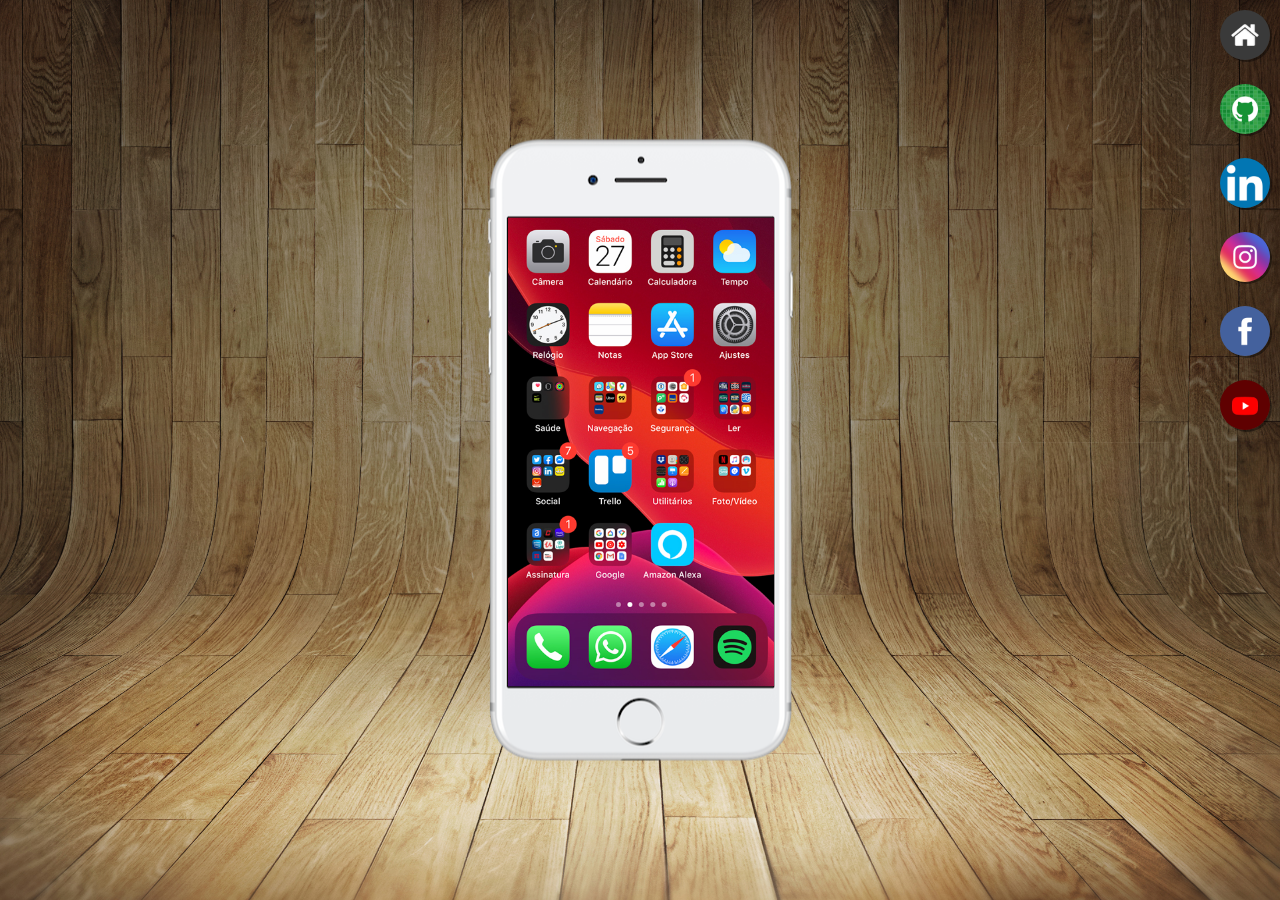
<file: index.html>
<!DOCTYPE html>
<html lang="pt-br">
<head>
    <meta charset="UTF-8">
    <meta name="viewport" content="width=device-width, initial-scale=1.0">
    <link rel="stylesheet" href="styles/style.css">
    <link rel="shortcut icon" href="favicon.ico" type="image/x-icon">
    <title>Projeto Redes Sociais</title>
</head>
<body>
    <main>
        <section id="telefone">
            <iframe src="pages/home.html" name="tela" id="tela" frameborder="0">
                Seu navegador não é compatível com este recurso...
            </iframe>
        </section>
        <section id="redes-sociais">
            <a href="pages/home.html" target="tela"><img src="images/logo-home.jpg" alt="Home"></a><br>
            <a href="pages/github.html" target="tela"><img src="images/logo-github.jpg" alt="GitHub"></a><br>
            <a href="pages/linkedin.html" target="tela"><img src="images/logo-linkedin.jpg" alt="LinkedIn"></a><br>
            <a href="pages/instagram.html" target="tela"><img src="images/logo-instagram.jpg" alt="Instagram"></a><br>
            <a href="pages/facebook.html" target="tela"><img src="images/logo-facebook.jpg" alt="Facebook"></a><br>
            <a href="pages/youtube.html" target="tela"><img src="images/logo-youtube.jpg" alt="YouTube"></a>
        </section>
    </main>
</body>
</html>
</file>
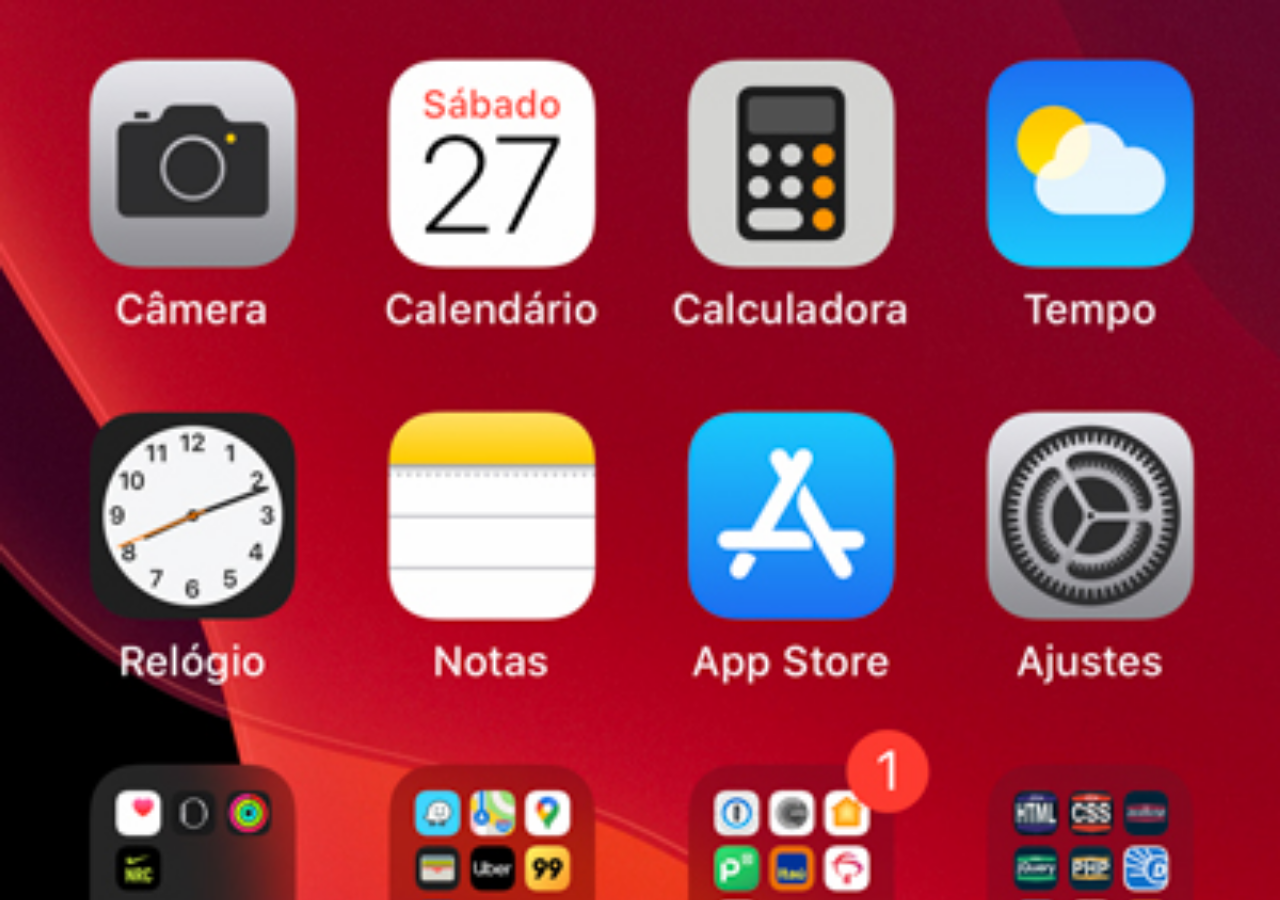
<file: home.html>
<!DOCTYPE html>
<html lang="pt-br">
<head>
    <meta charset="UTF-8">
    <meta name="viewport" content="width=device-width, initial-scale=1.0">
    <title>Home</title>
</head>
<style>
    * {
        margin: 0px;
        padding: 0px;
    }

    body {
        width: 100vw;
        height: 100vh;
        background: black url('images/tela-home.jpg') top center no-repeat;
        background-size: cover;
    }

</style>
<body>
    
</body>
</html>
</file>
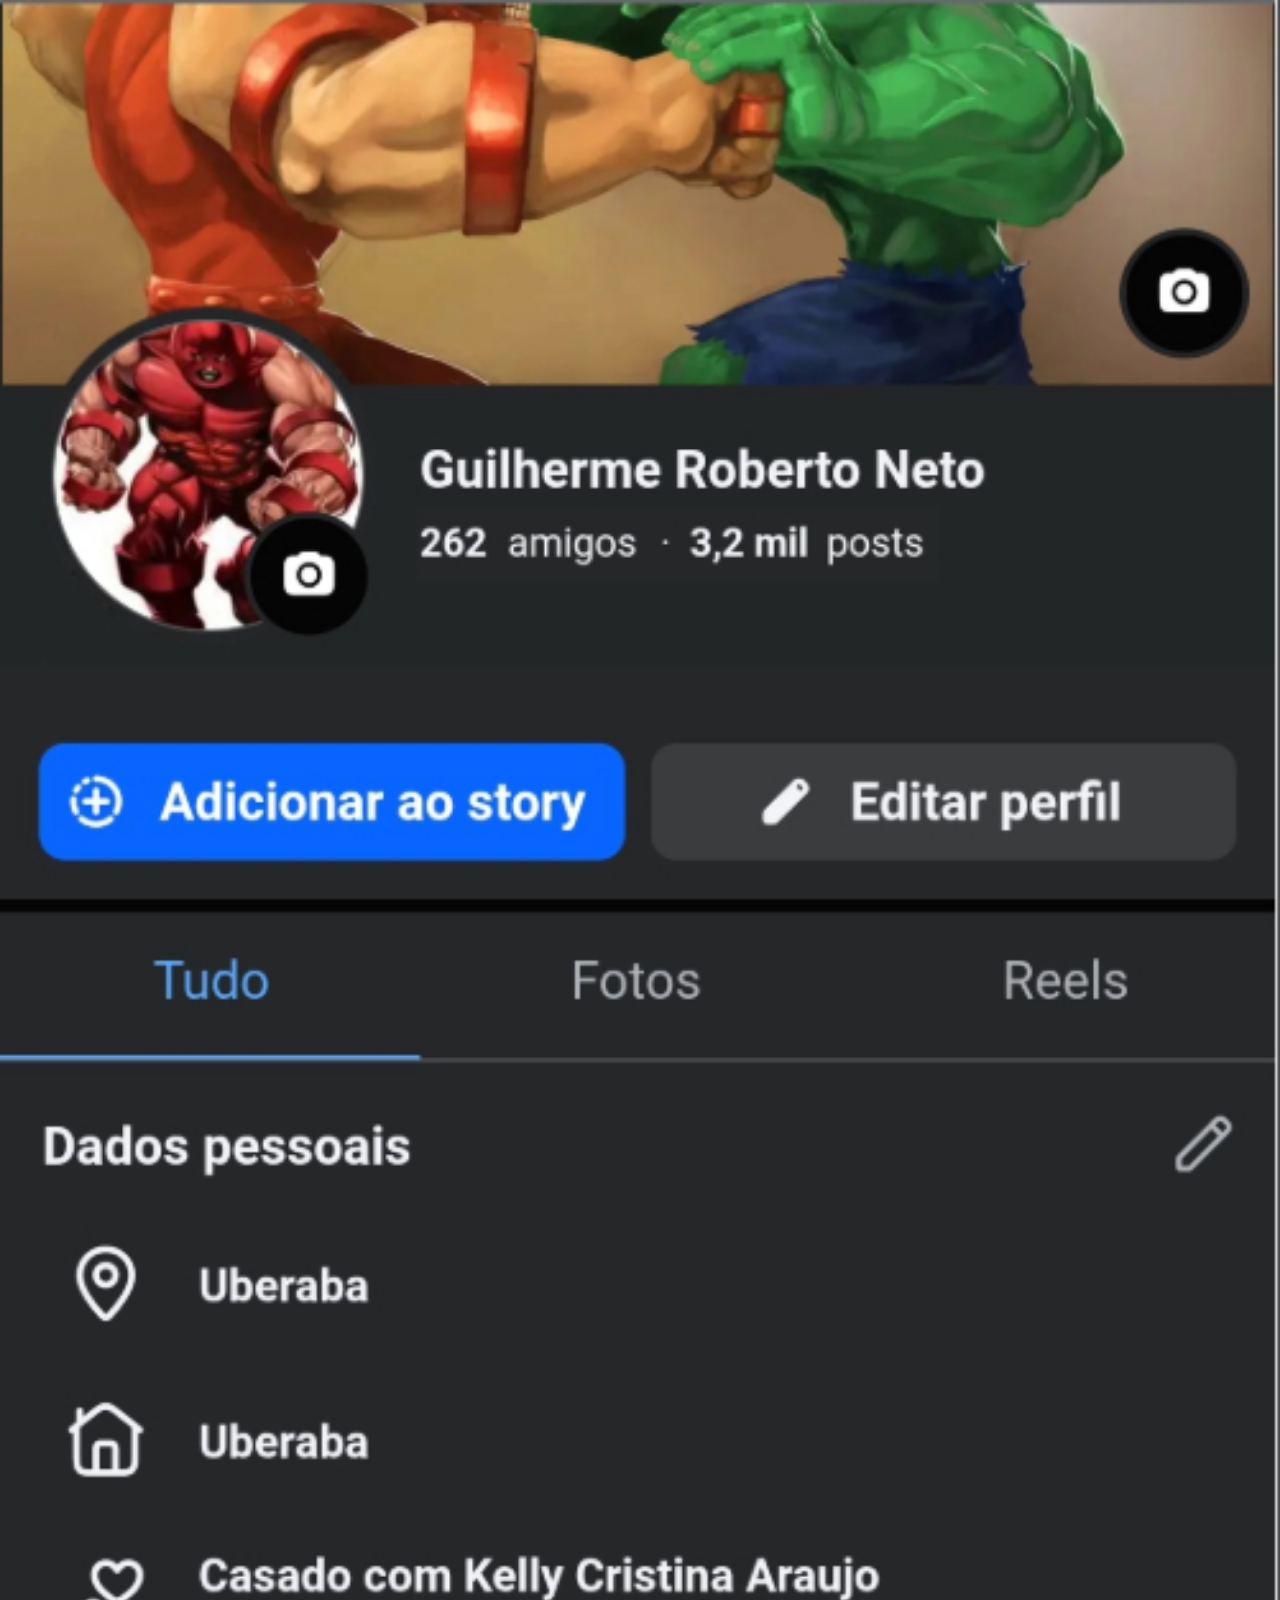
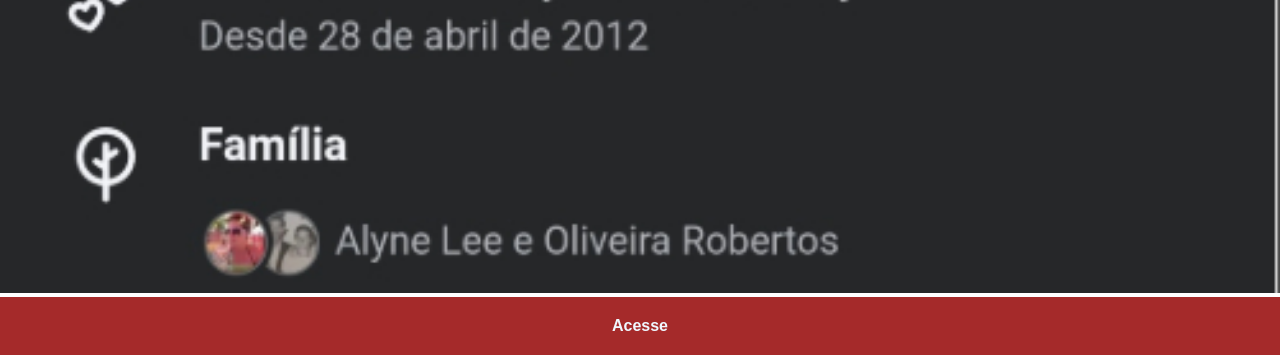
<file: pages/facebook.html>
<!DOCTYPE html>
<html lang="pt-br">
<head>
    <meta charset="UTF-8">
    <meta name="viewport" content="width=device-width, initial-scale=1.0">
    <title>Facebook</title><link rel="stylesheet" href="../styles/social.css">
</head>
<body>
    <img src="../images/tela-facebook.jpg" alt="Facebook">
    <a href="https://www.facebook.com/eng.guilherme.neto" target="_blank">Acesse</a>
</body>
</html>
</file>
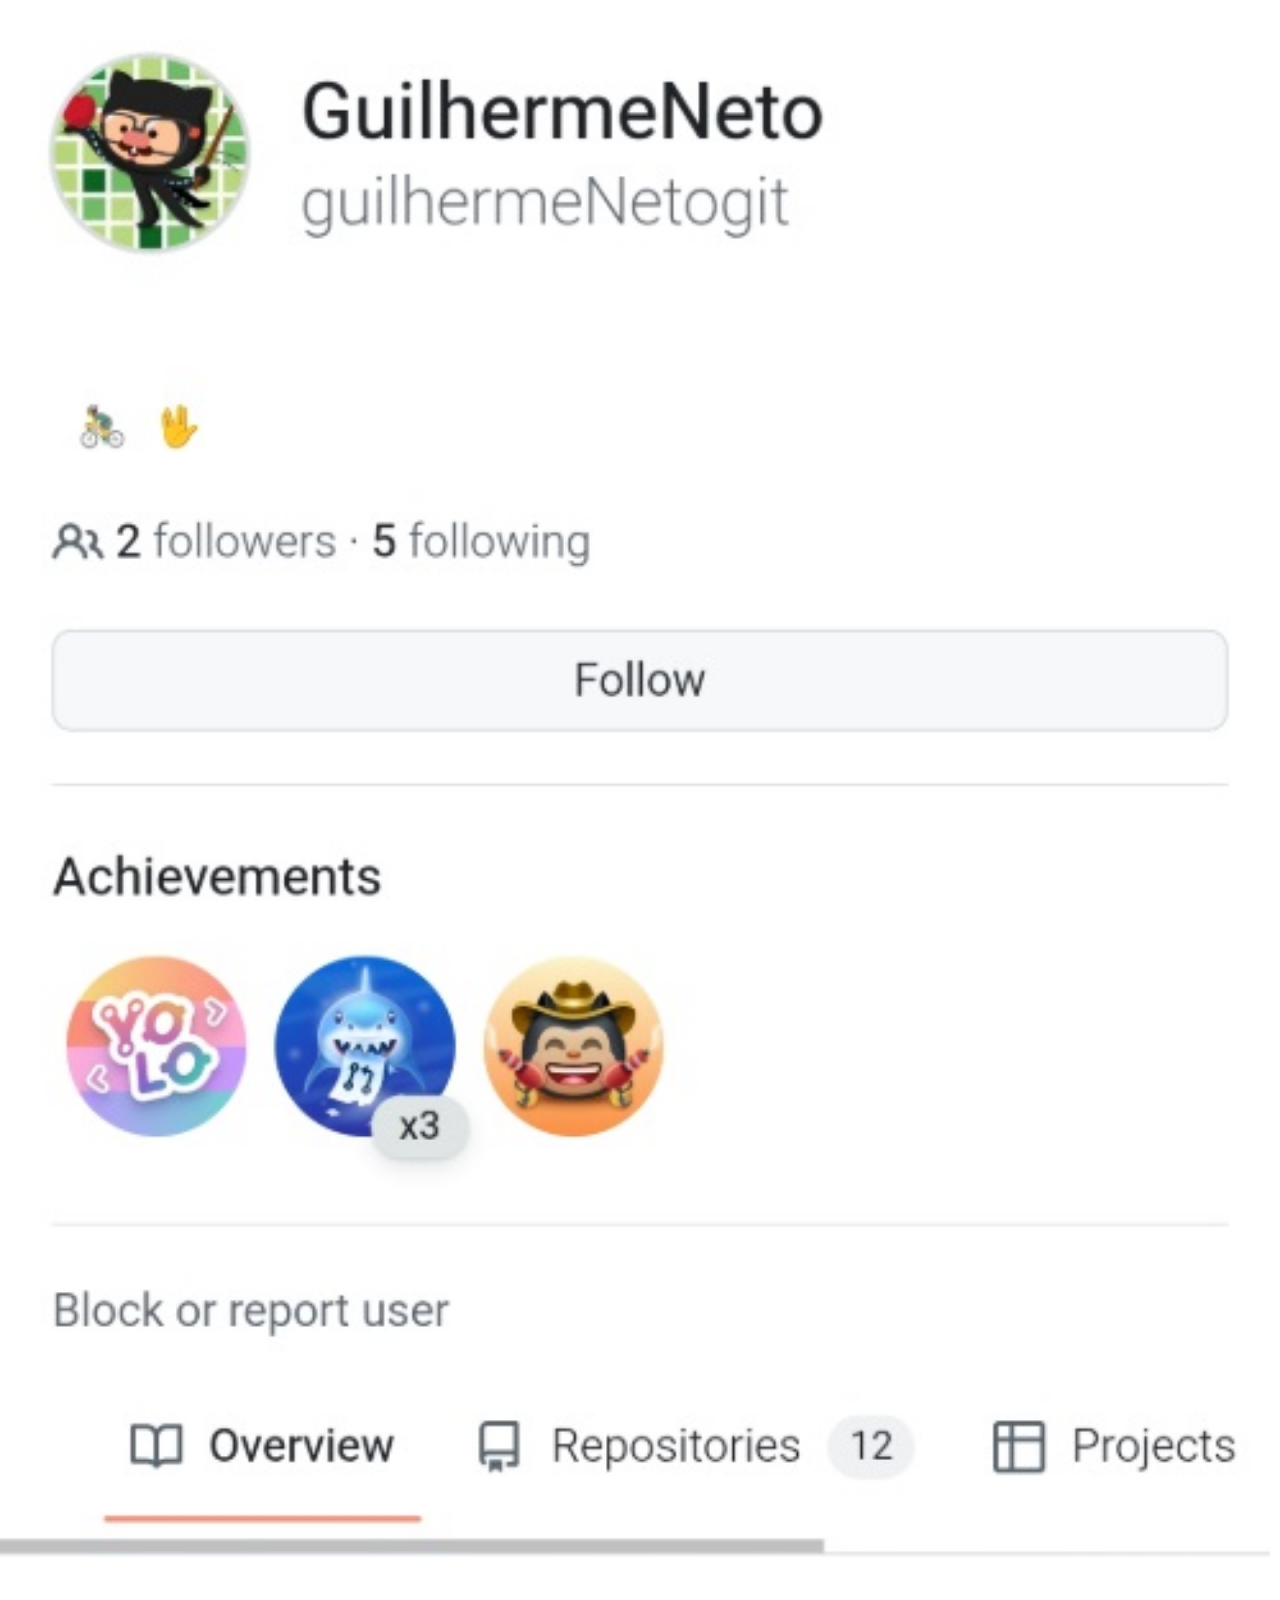
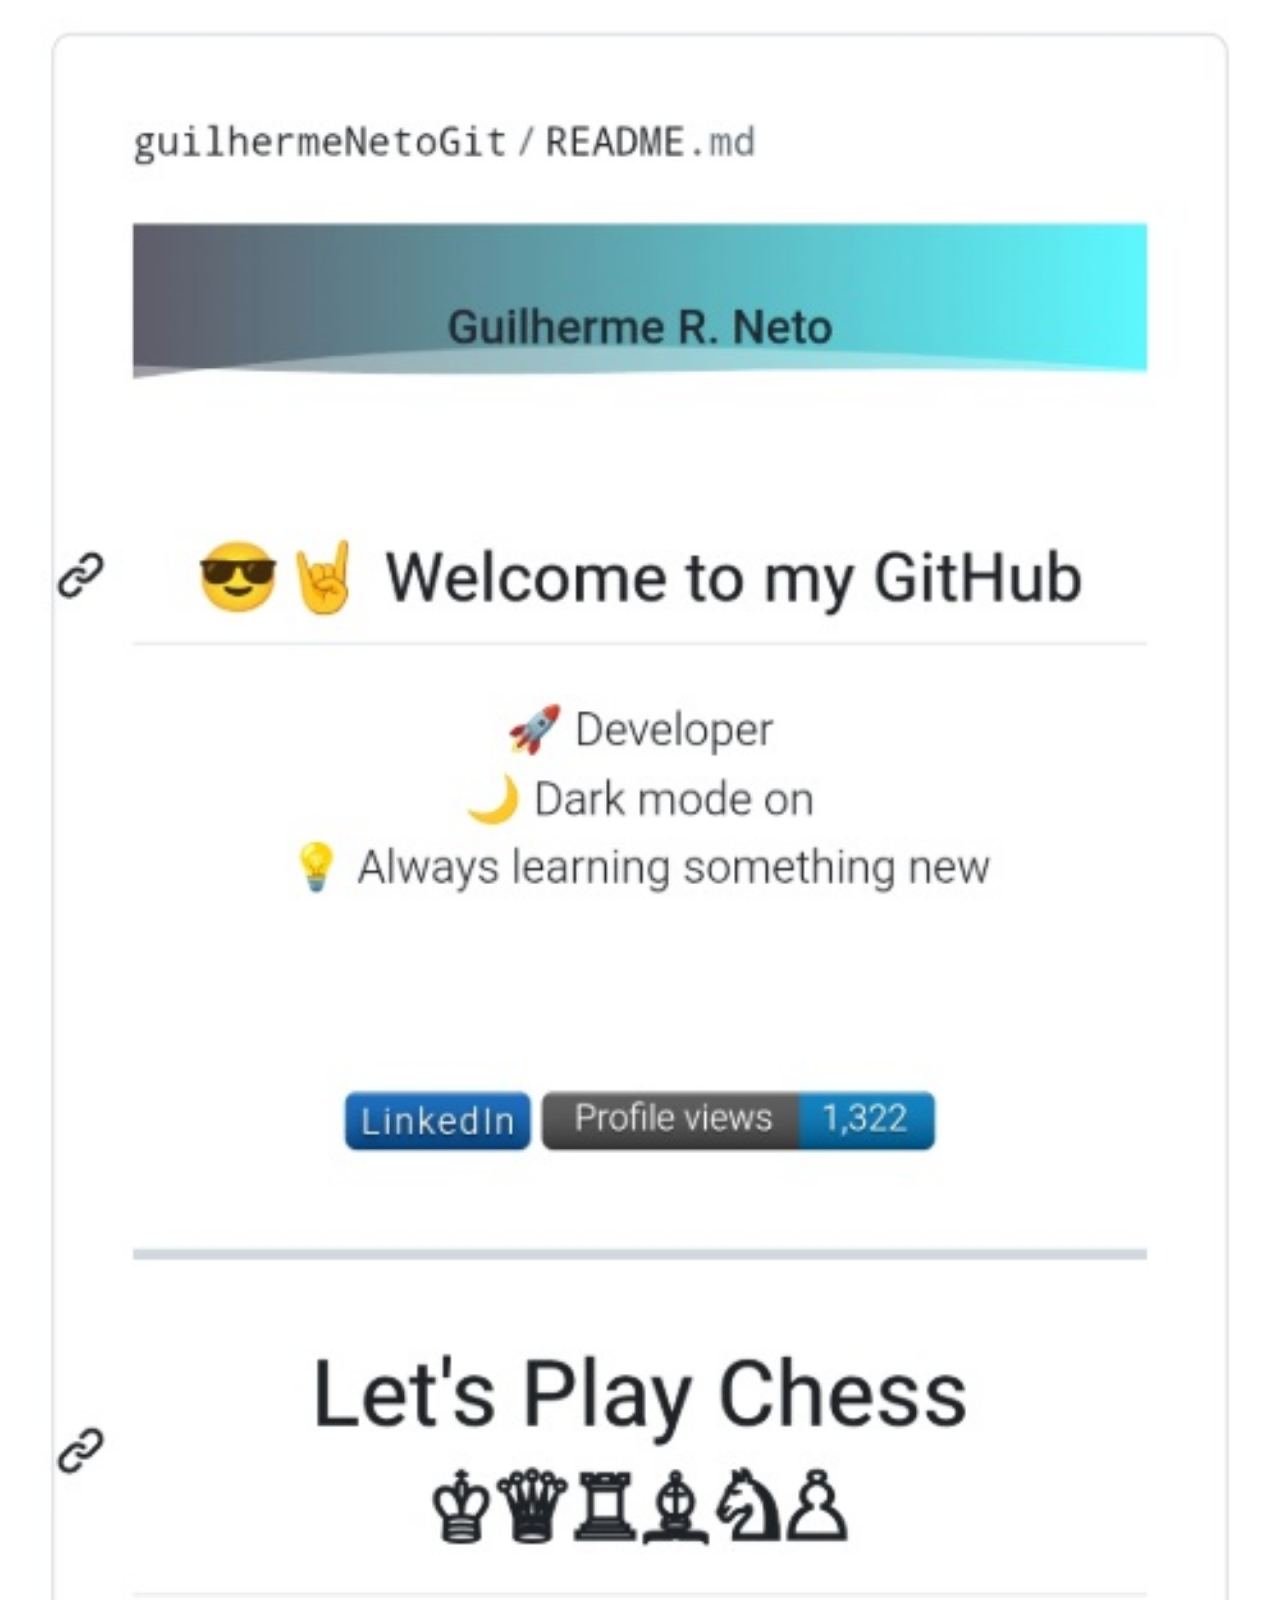
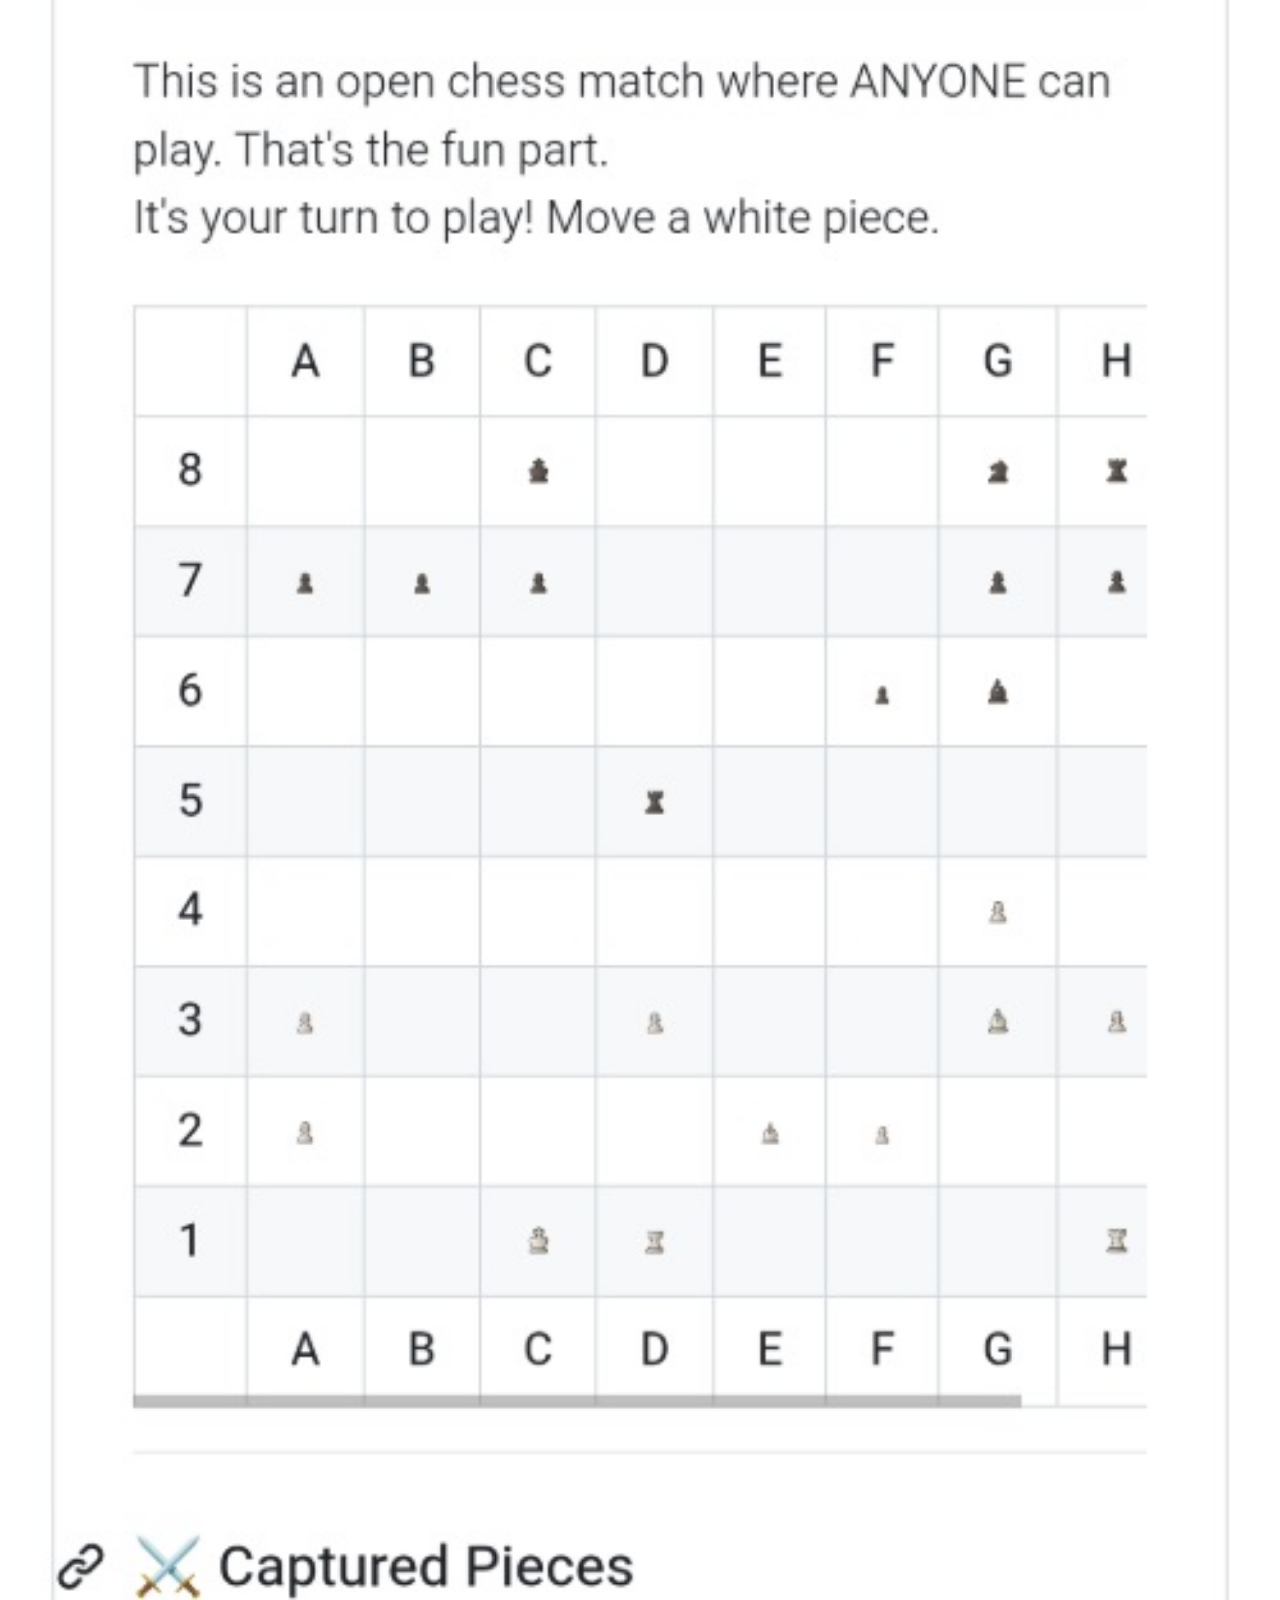
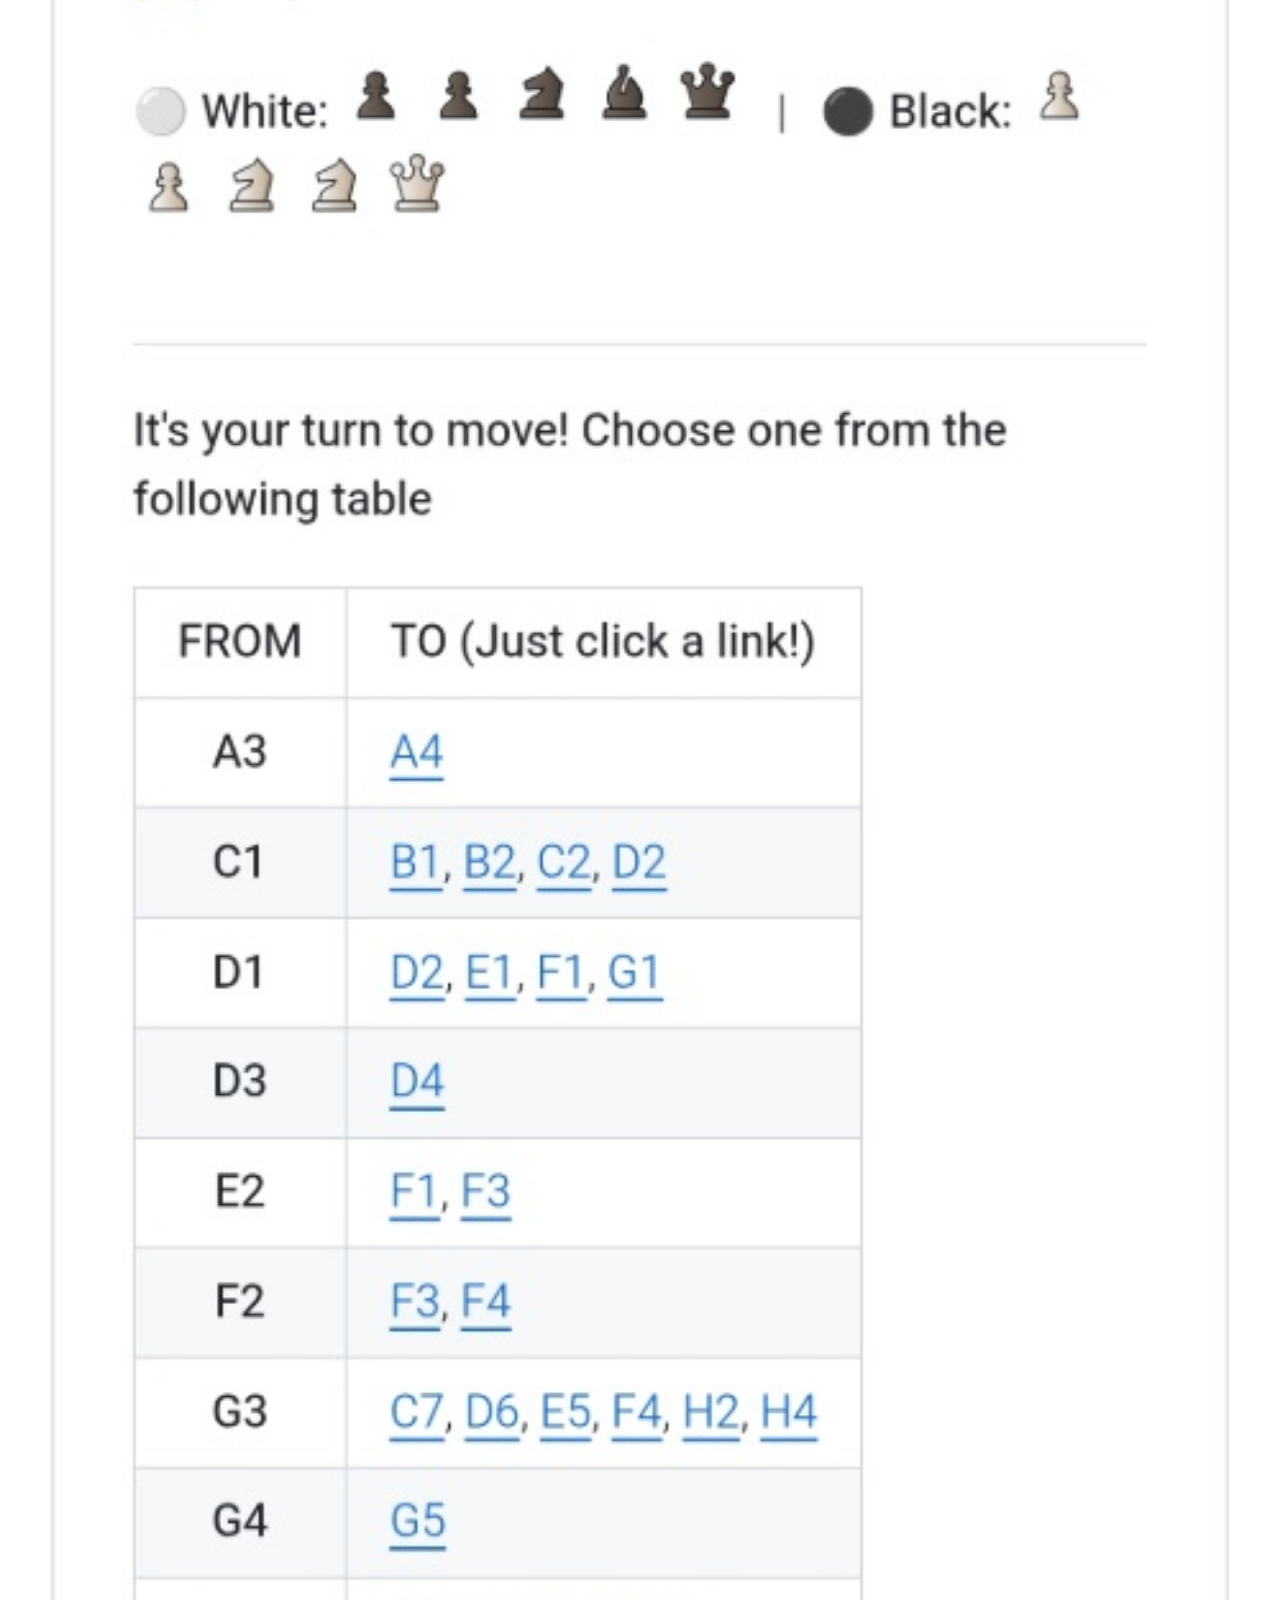
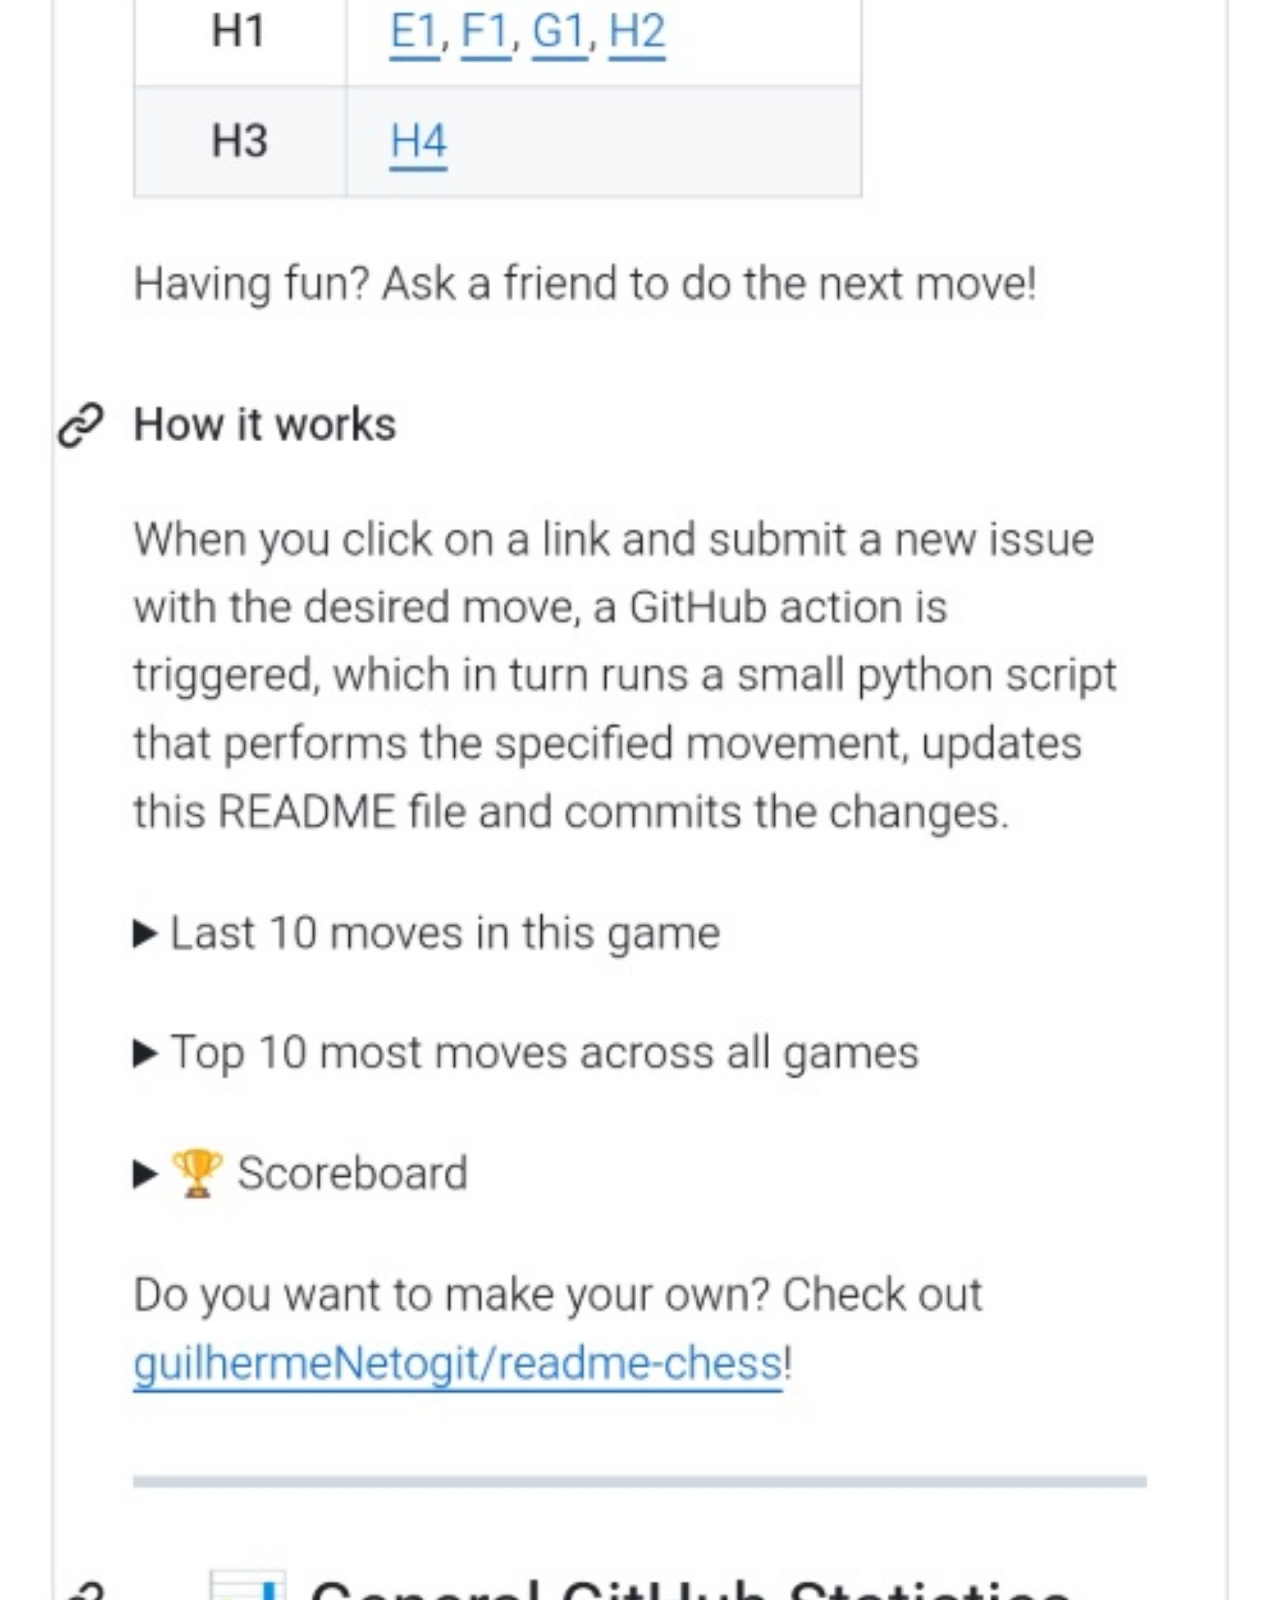
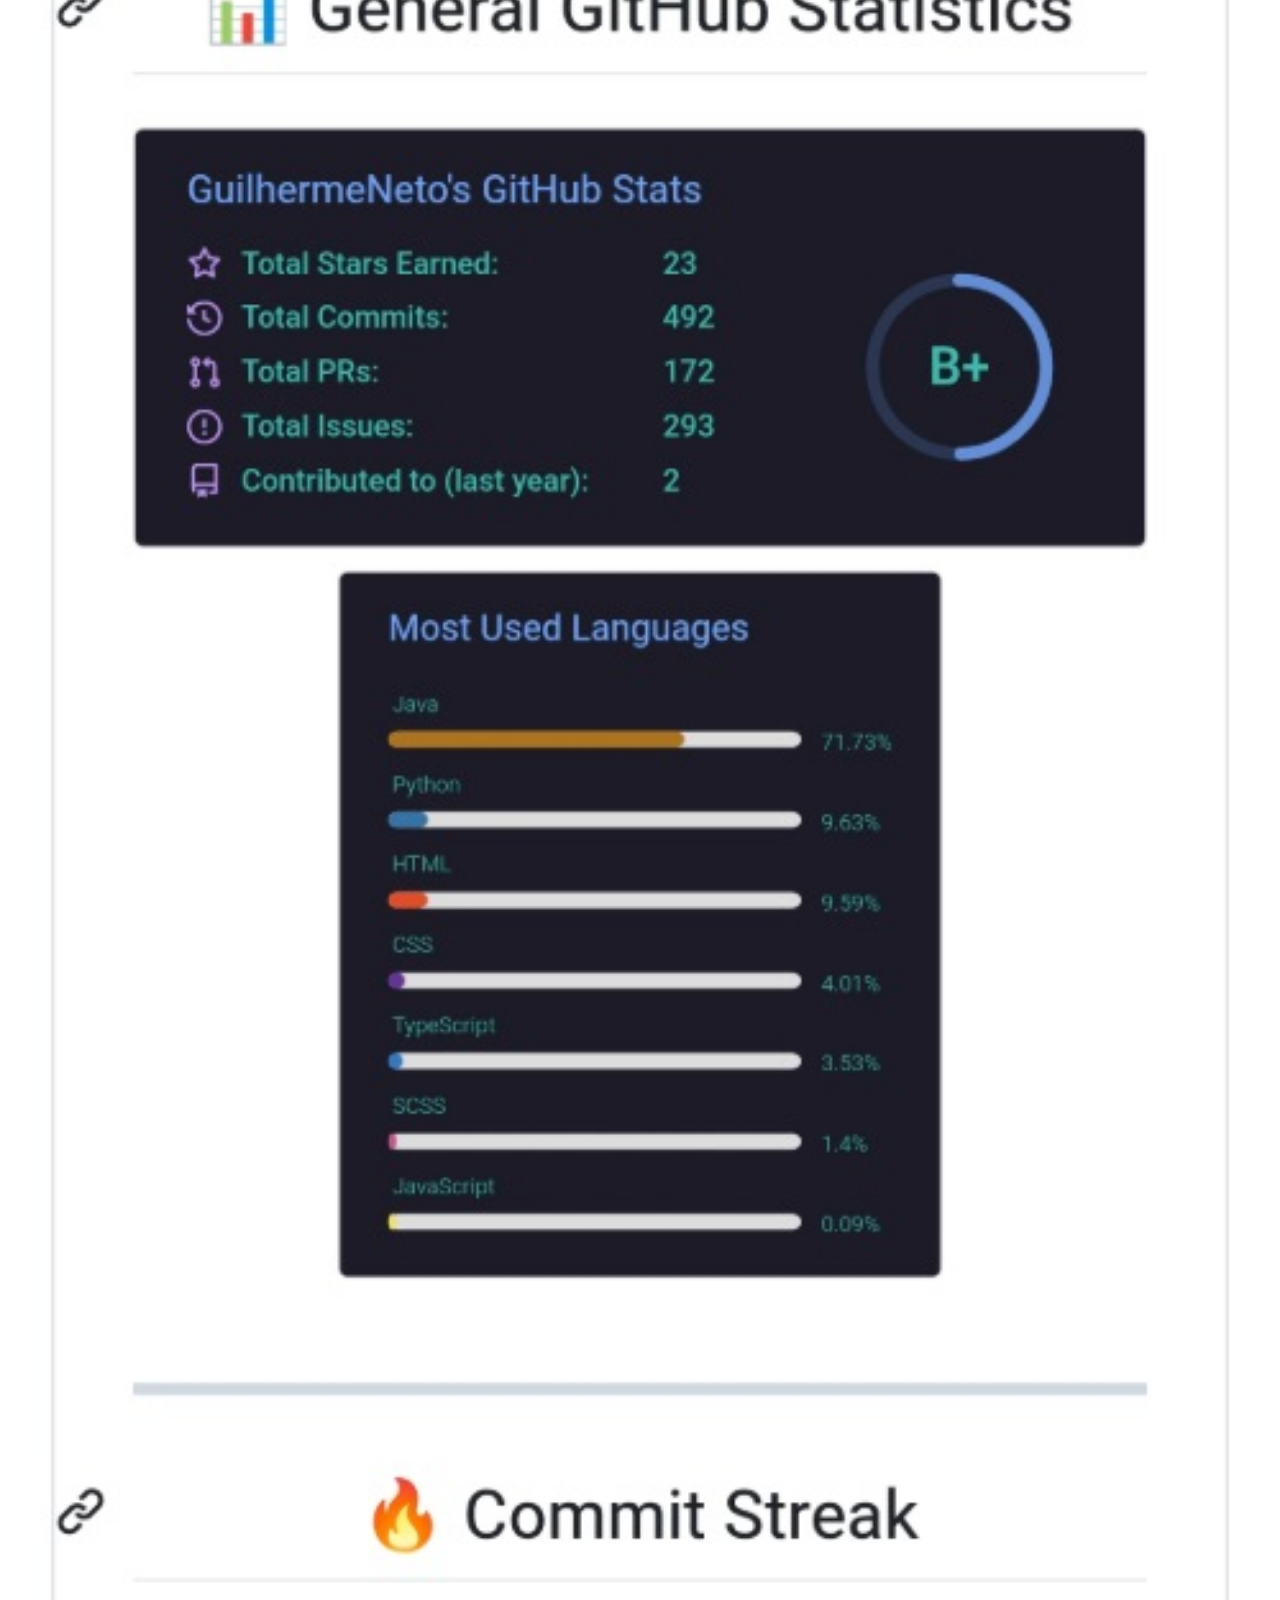
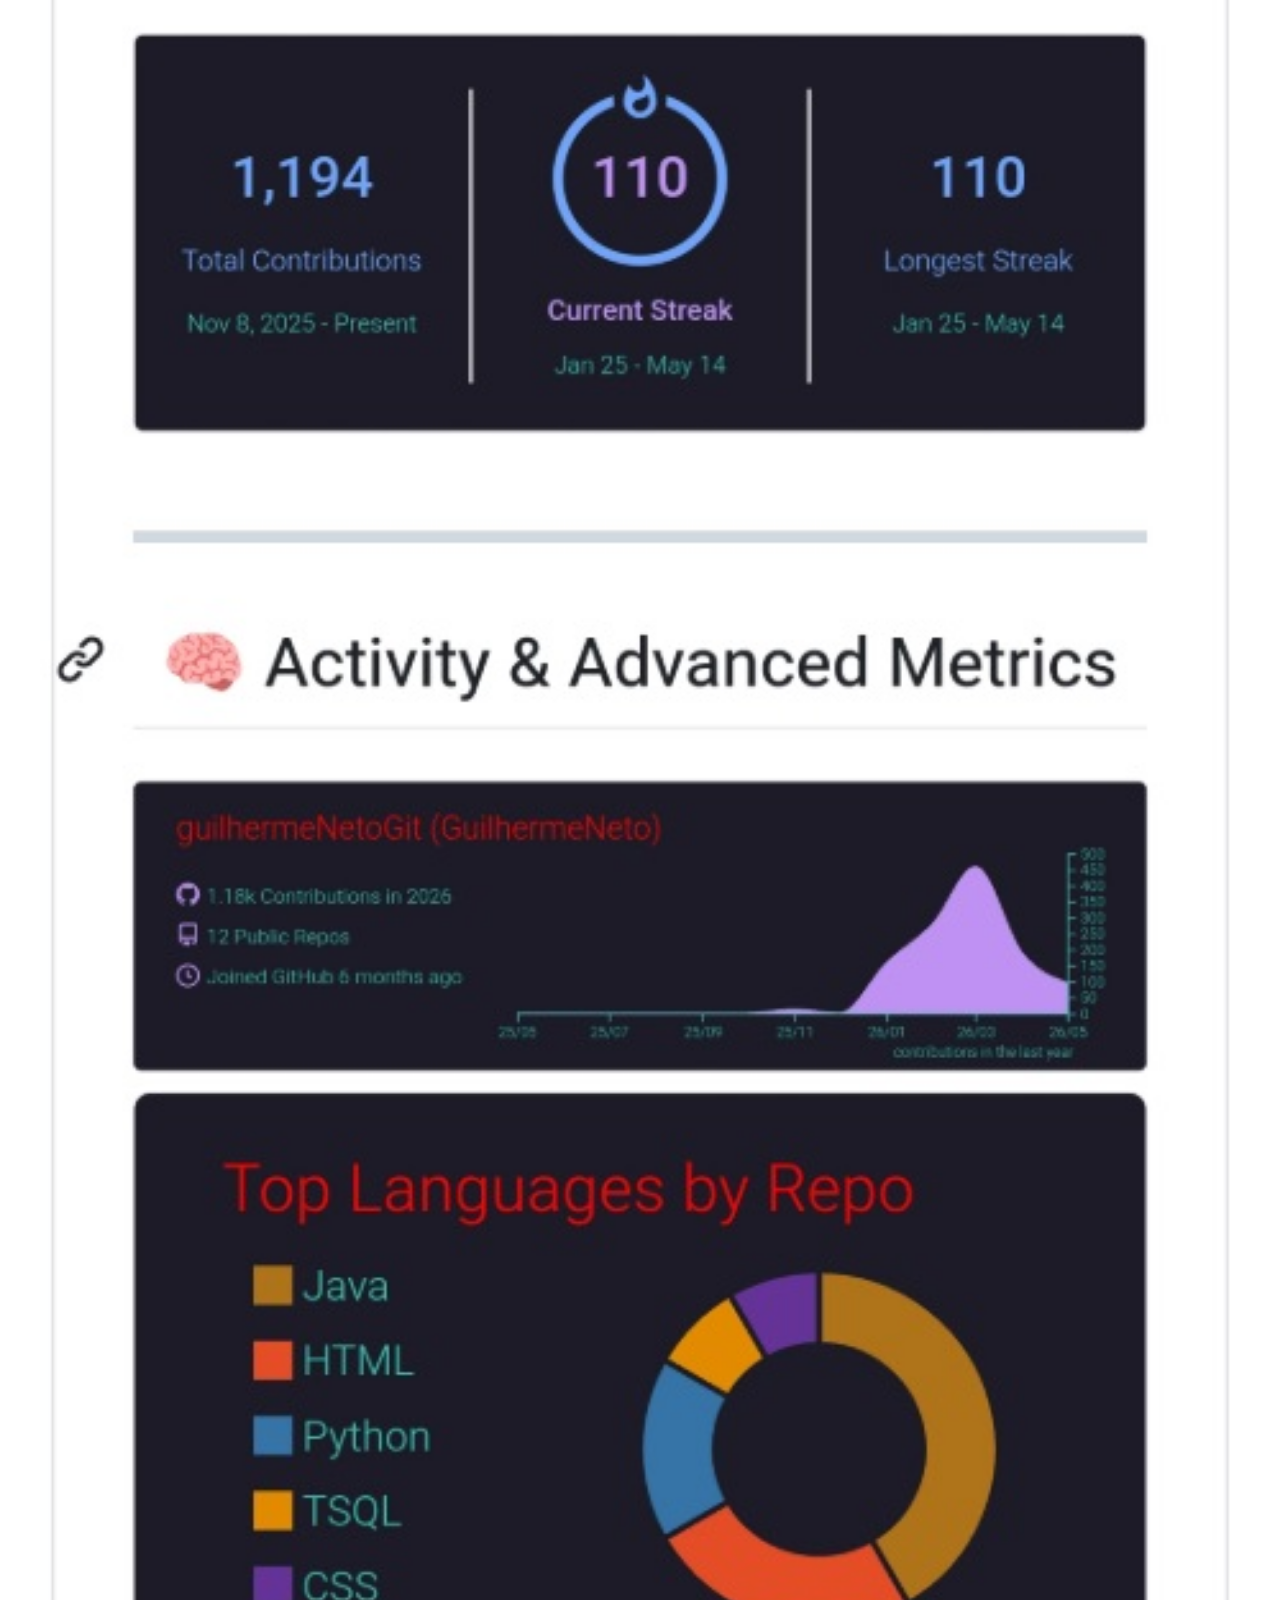
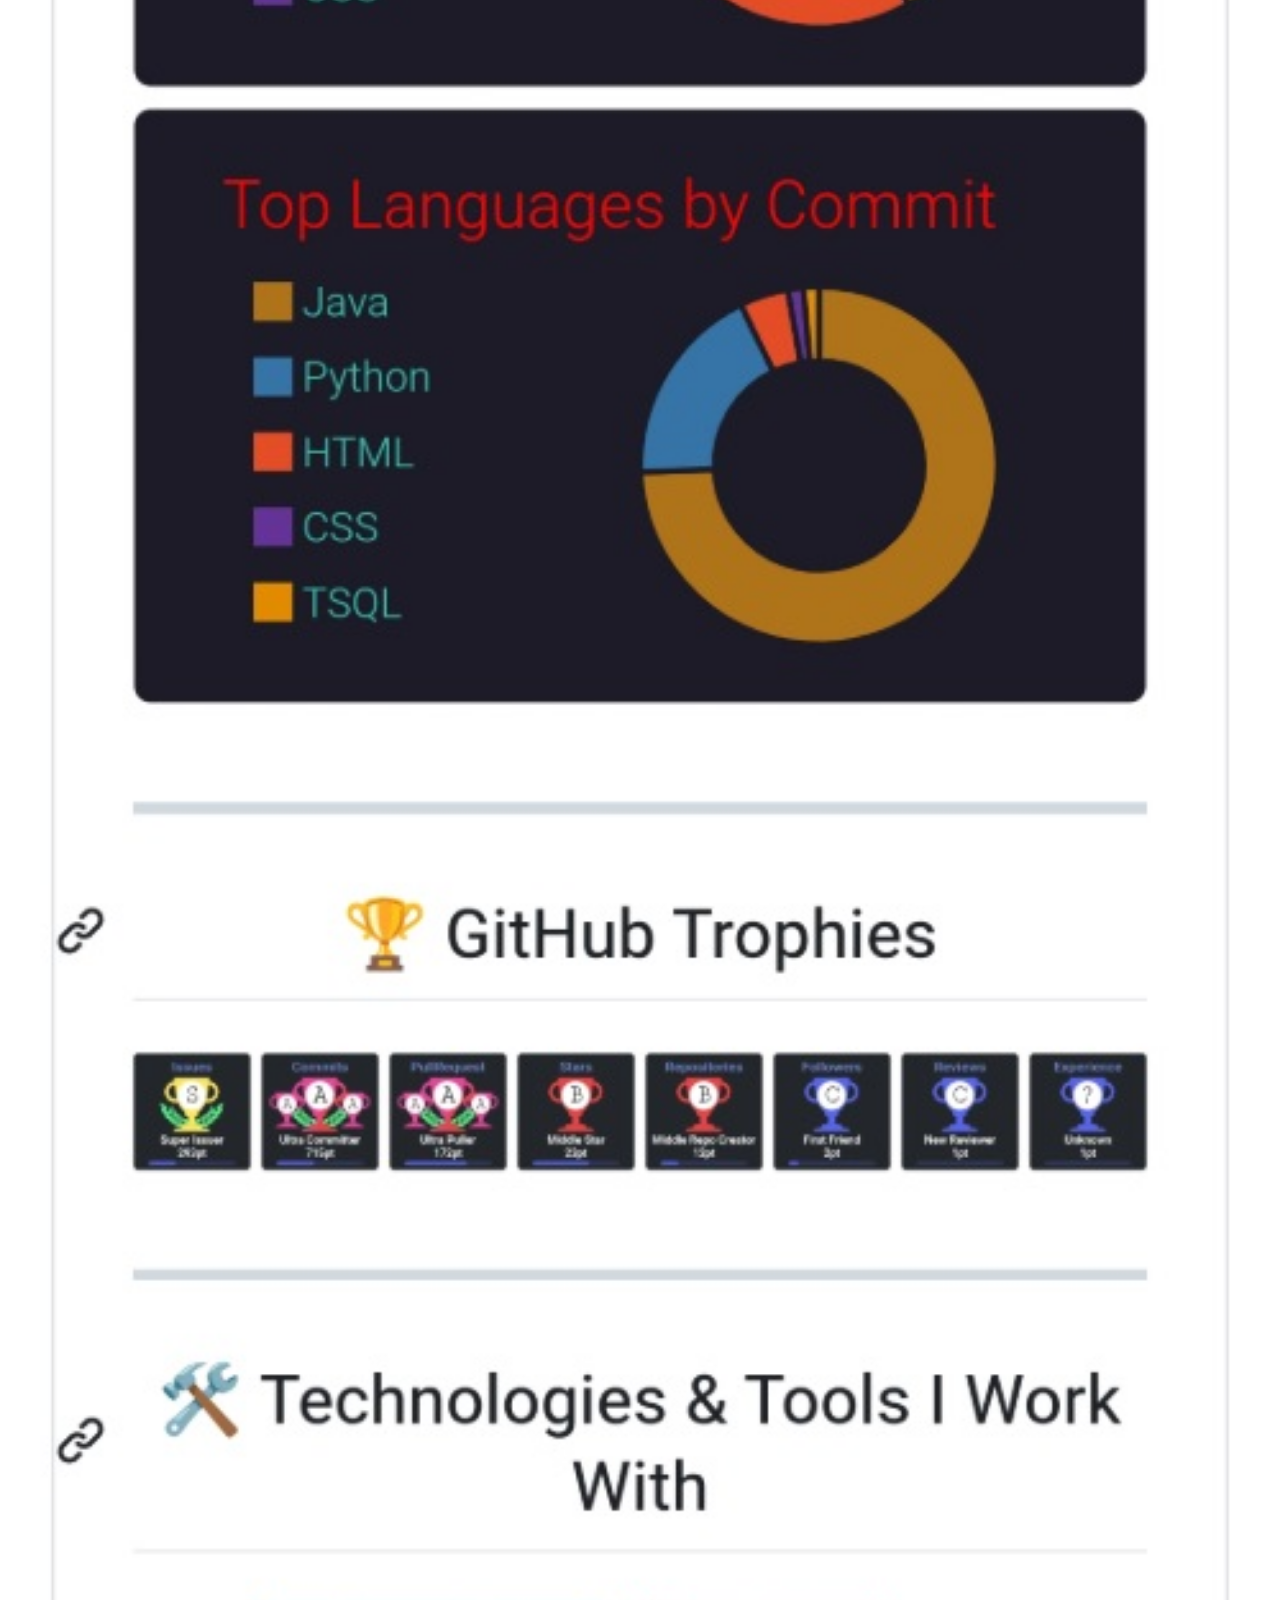
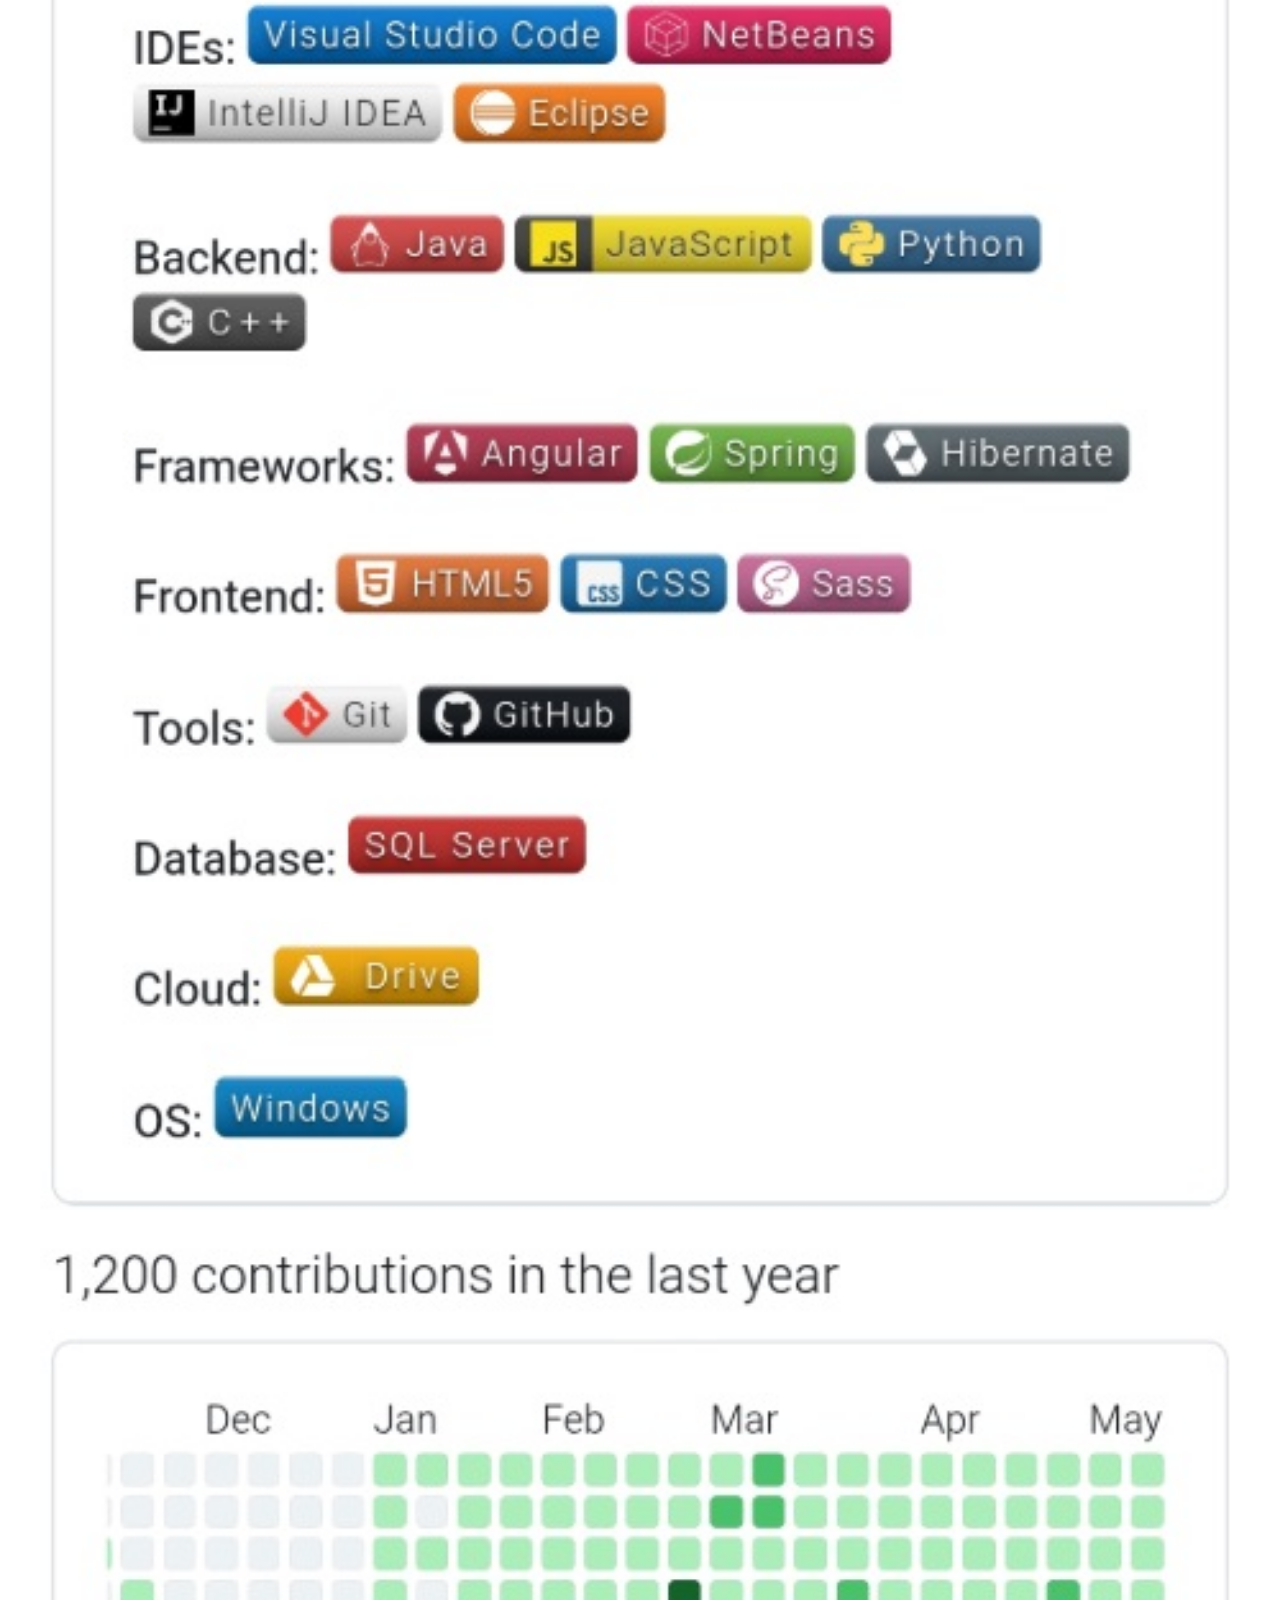
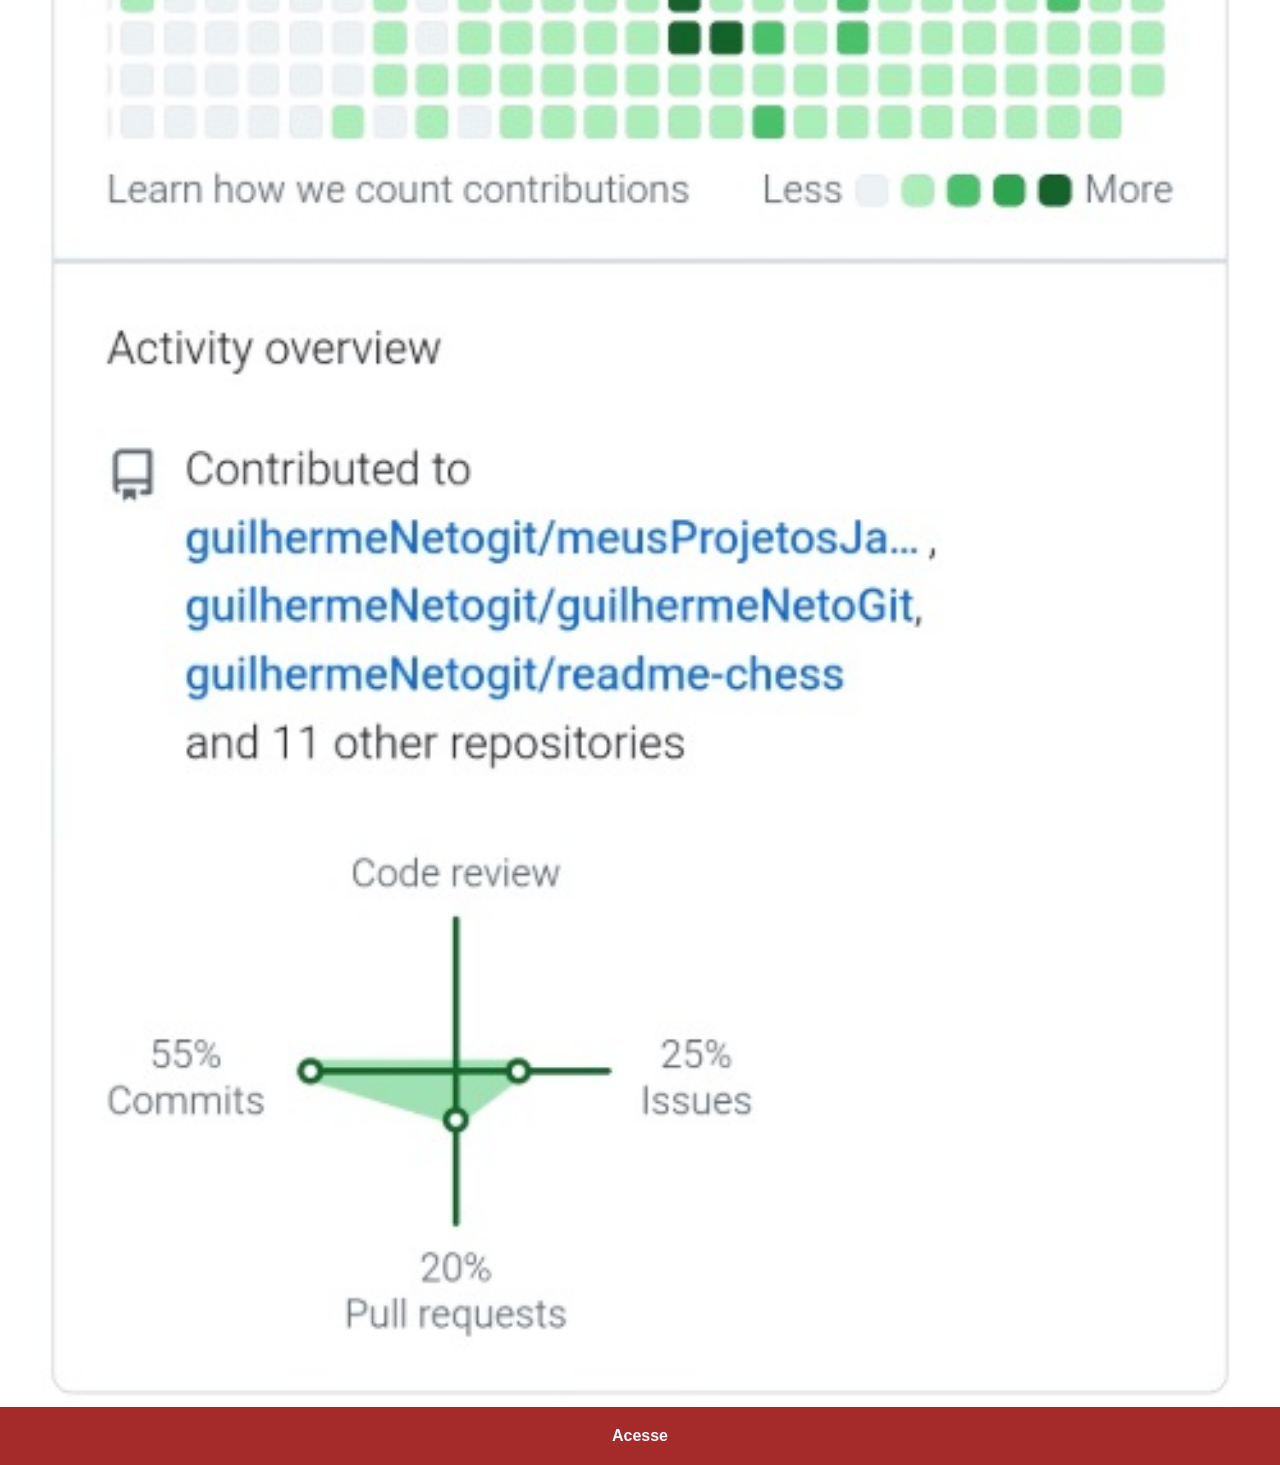
<file: pages/github.html>
<!DOCTYPE html>
<html lang="pt-br">
<head>
    <meta charset="UTF-8">
    <meta name="viewport" content="width=device-width, initial-scale=1.0">
    <title>GitHub</title>
    <link rel="stylesheet" href="../styles/social.css">
</head>
<body>
    <img src="../images/tela-github.jpg" alt="GitHub">
    <a href="https://github.com/guilhermeNetogit" target="_blank">Acesse</a>
</body>
</html>
</file>
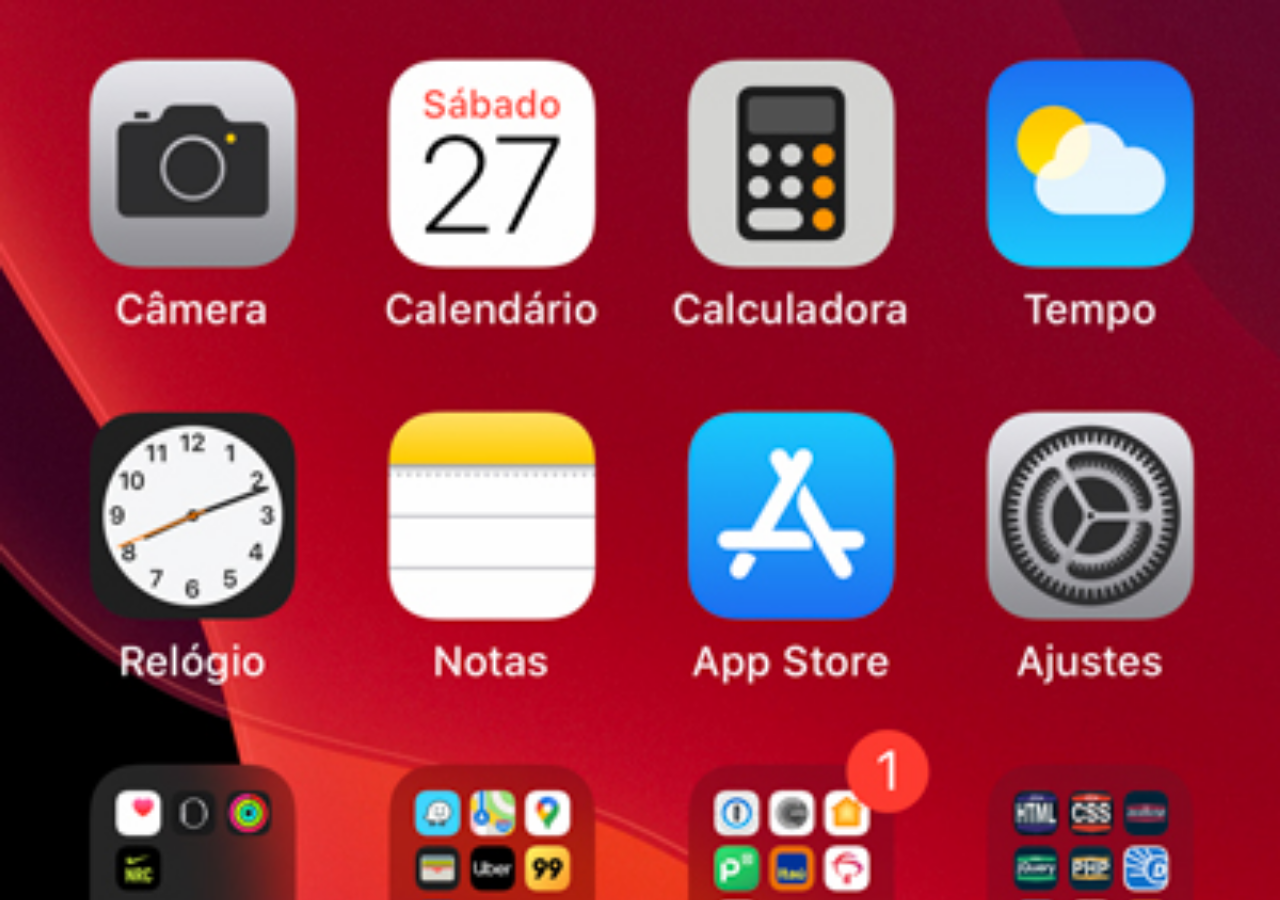
<file: pages/home.html>
<!DOCTYPE html>
<html lang="pt-br">
<head>
    <meta charset="UTF-8">
    <meta name="viewport" content="width=device-width, initial-scale=1.0">
    <title>Home</title>
</head>
<style>
    * {
        margin: 0px;
        padding: 0px;
    }

    body {
        width: 100vw;
        height: 100vh;
        background: black url('../images/tela-home.jpg') top center no-repeat;
        background-size: cover;
    }

</style>
<body>
    
</body>
</html>
</file>
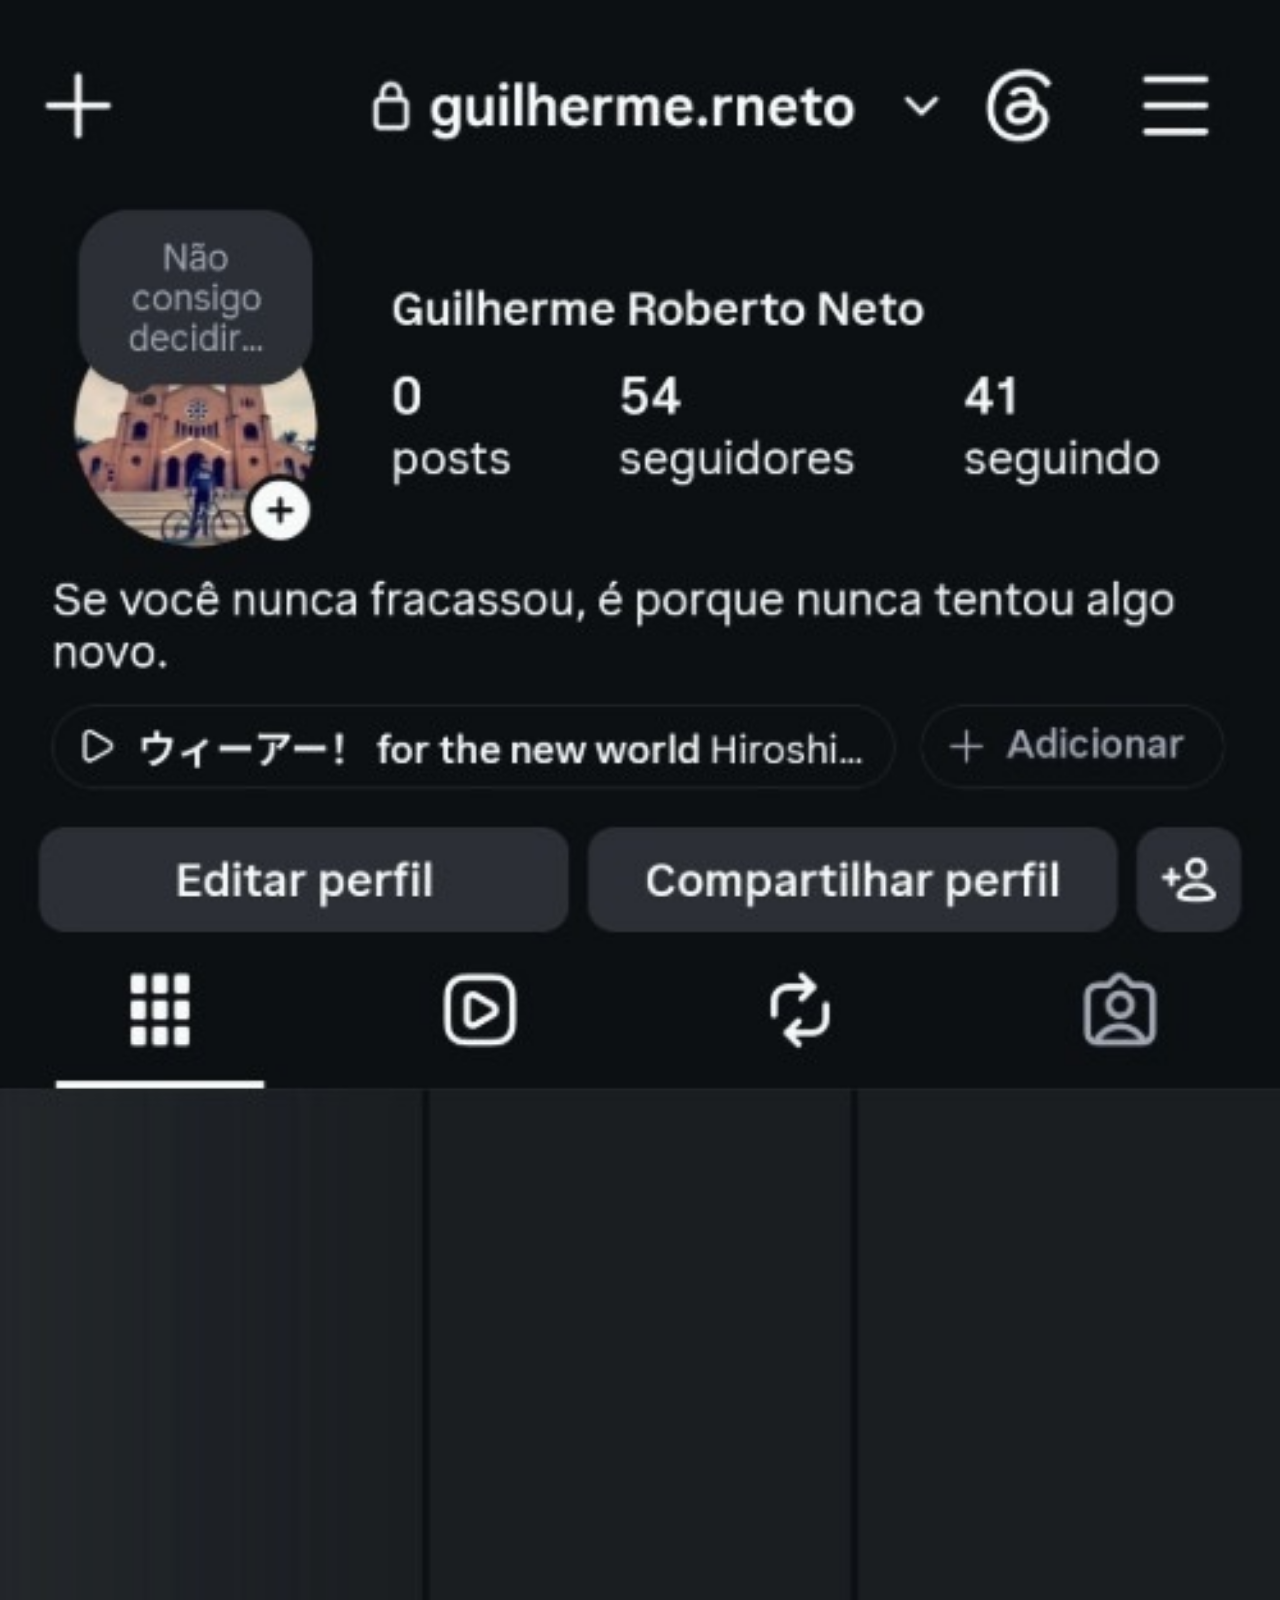
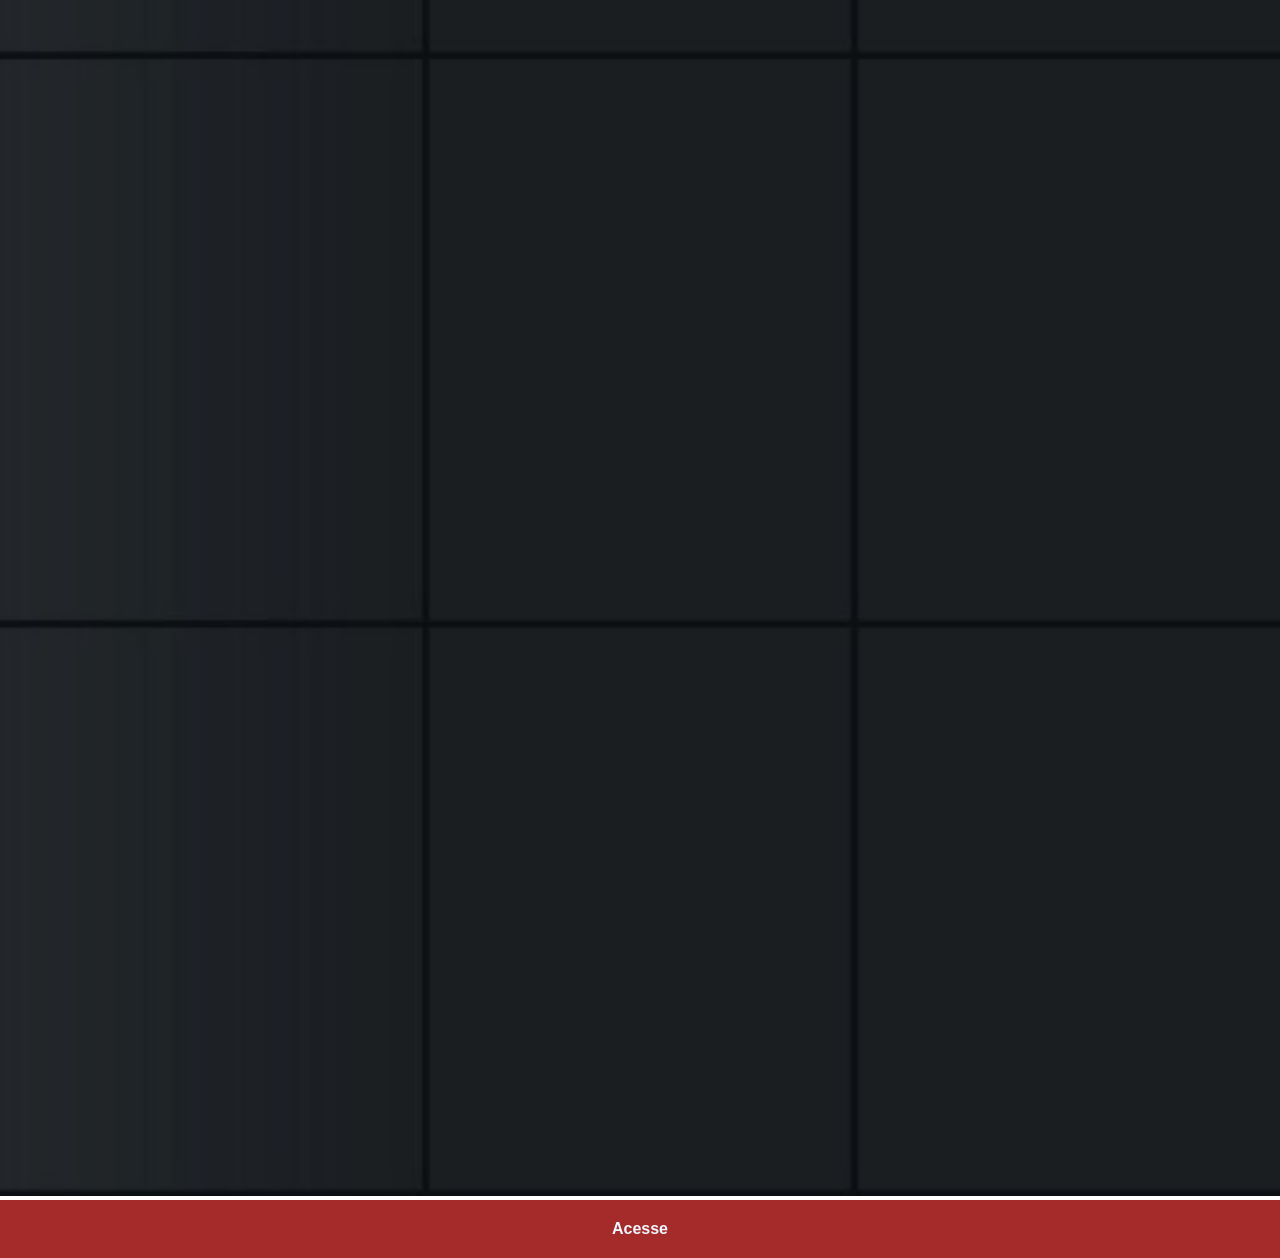
<file: pages/instagram.html>
<!DOCTYPE html>
<html lang="pt-br">
<head>
    <meta charset="UTF-8">
    <meta name="viewport" content="width=device-width, initial-scale=1.0">
    <title>Instagram</title>
    <link rel="stylesheet" href="../styles/social.css">
</head>
<body>
    <img src="../images/tela-instagram.jpg" alt="Instagram">
    <a href="https://www.instagram.com/guilherme.rneto" target="_blank">Acesse</a>
</body>
</html>
</file>
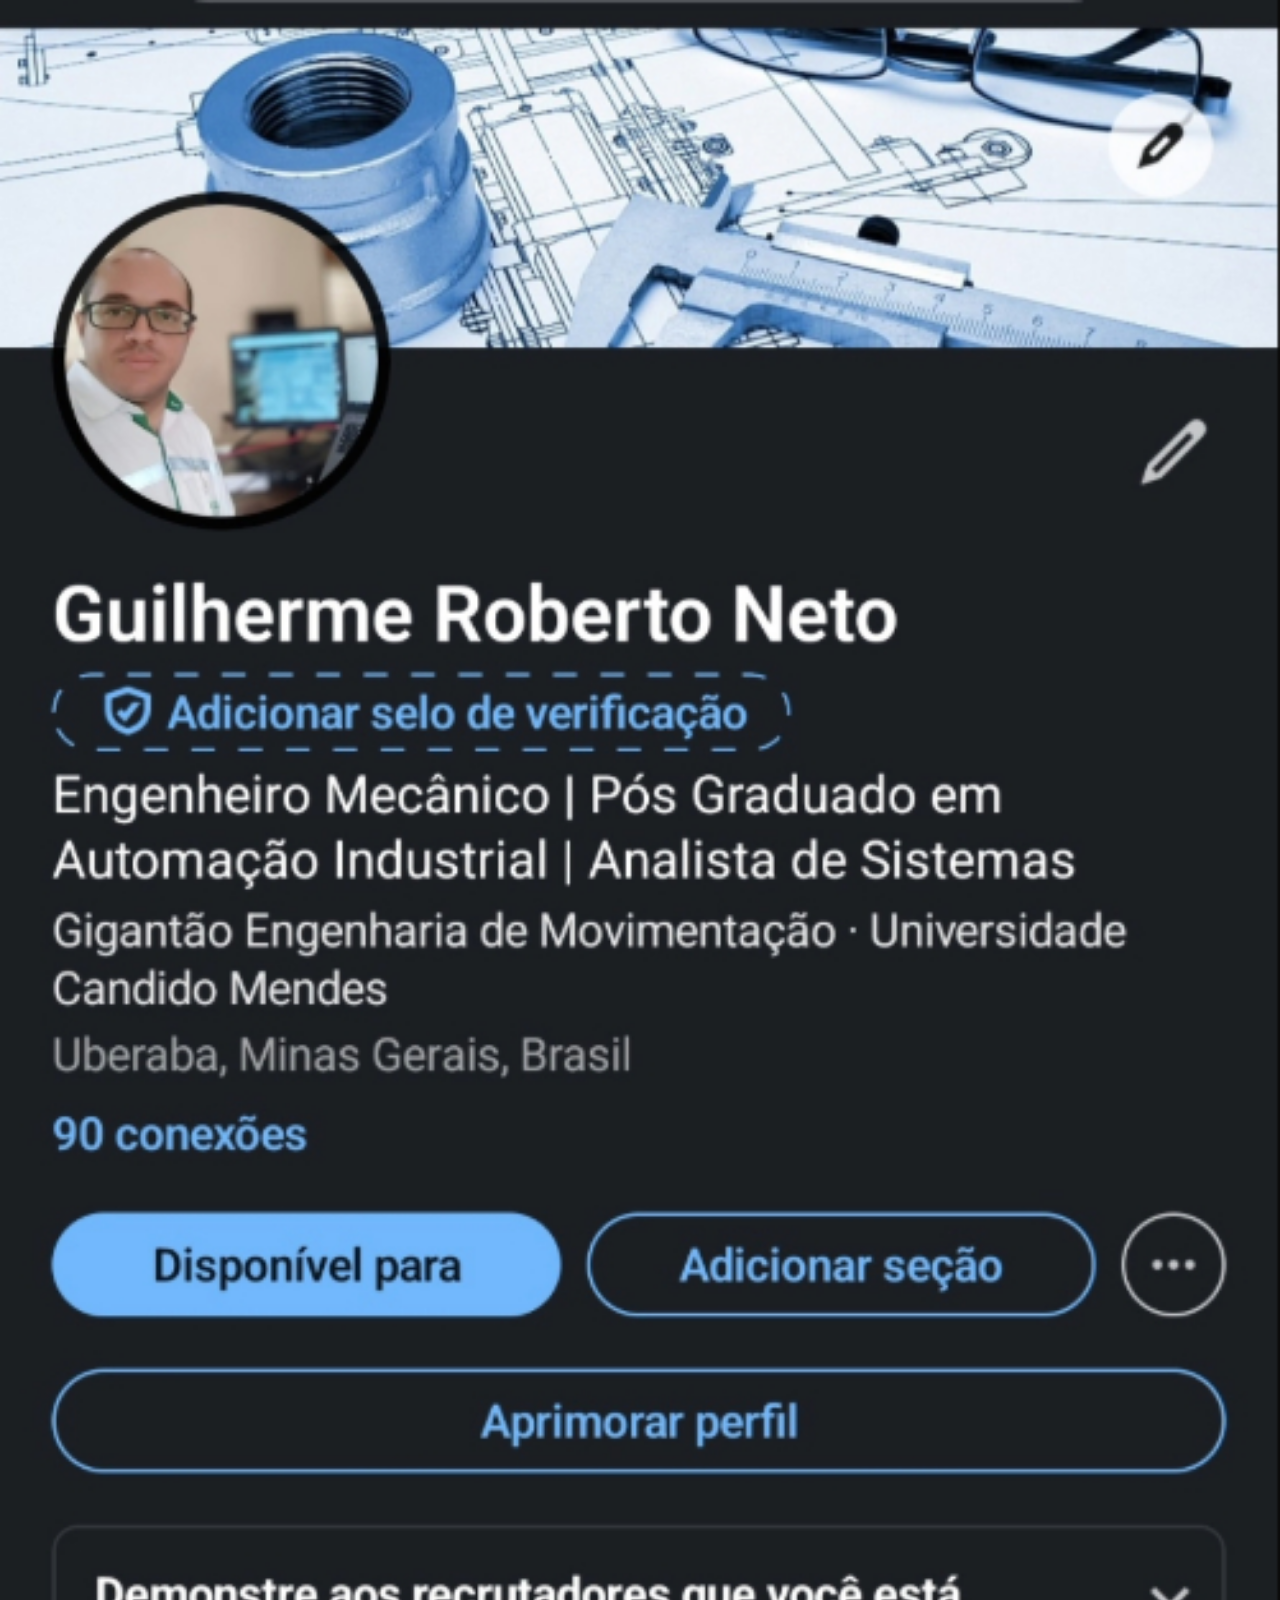
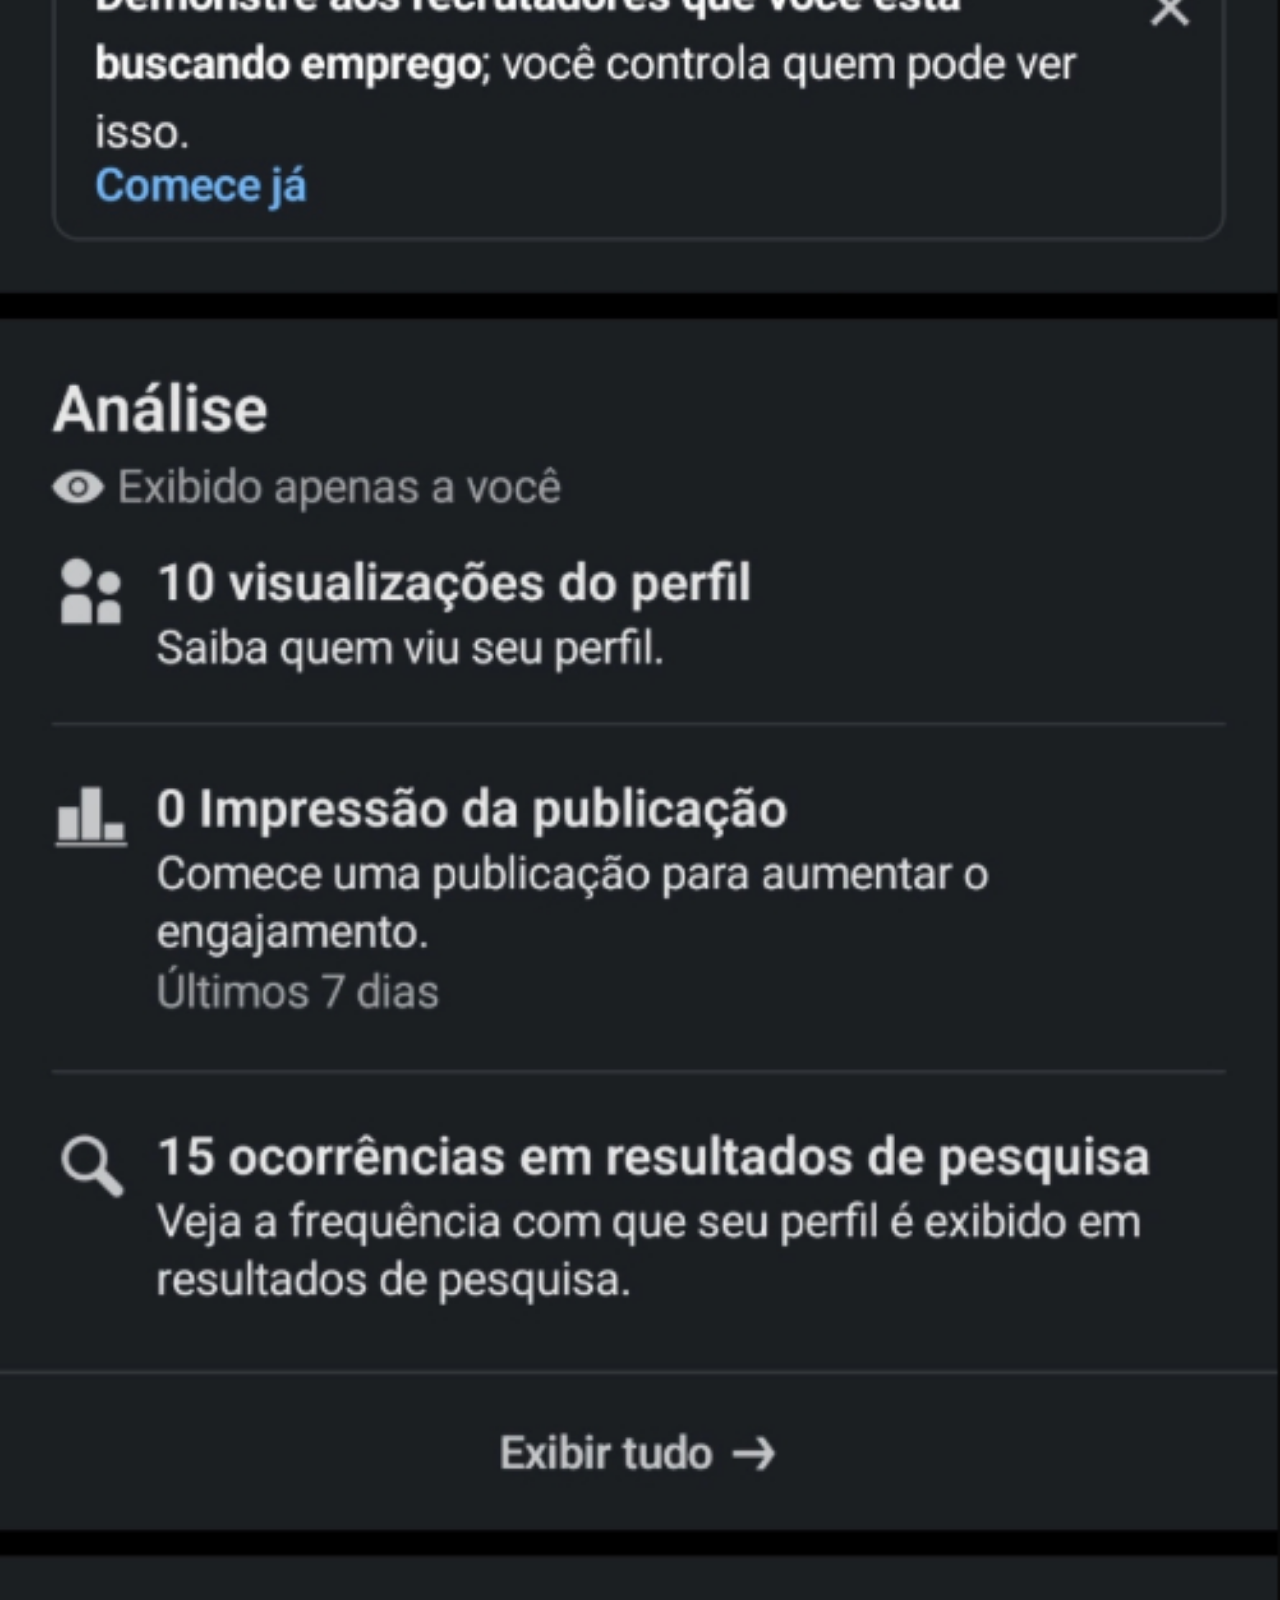
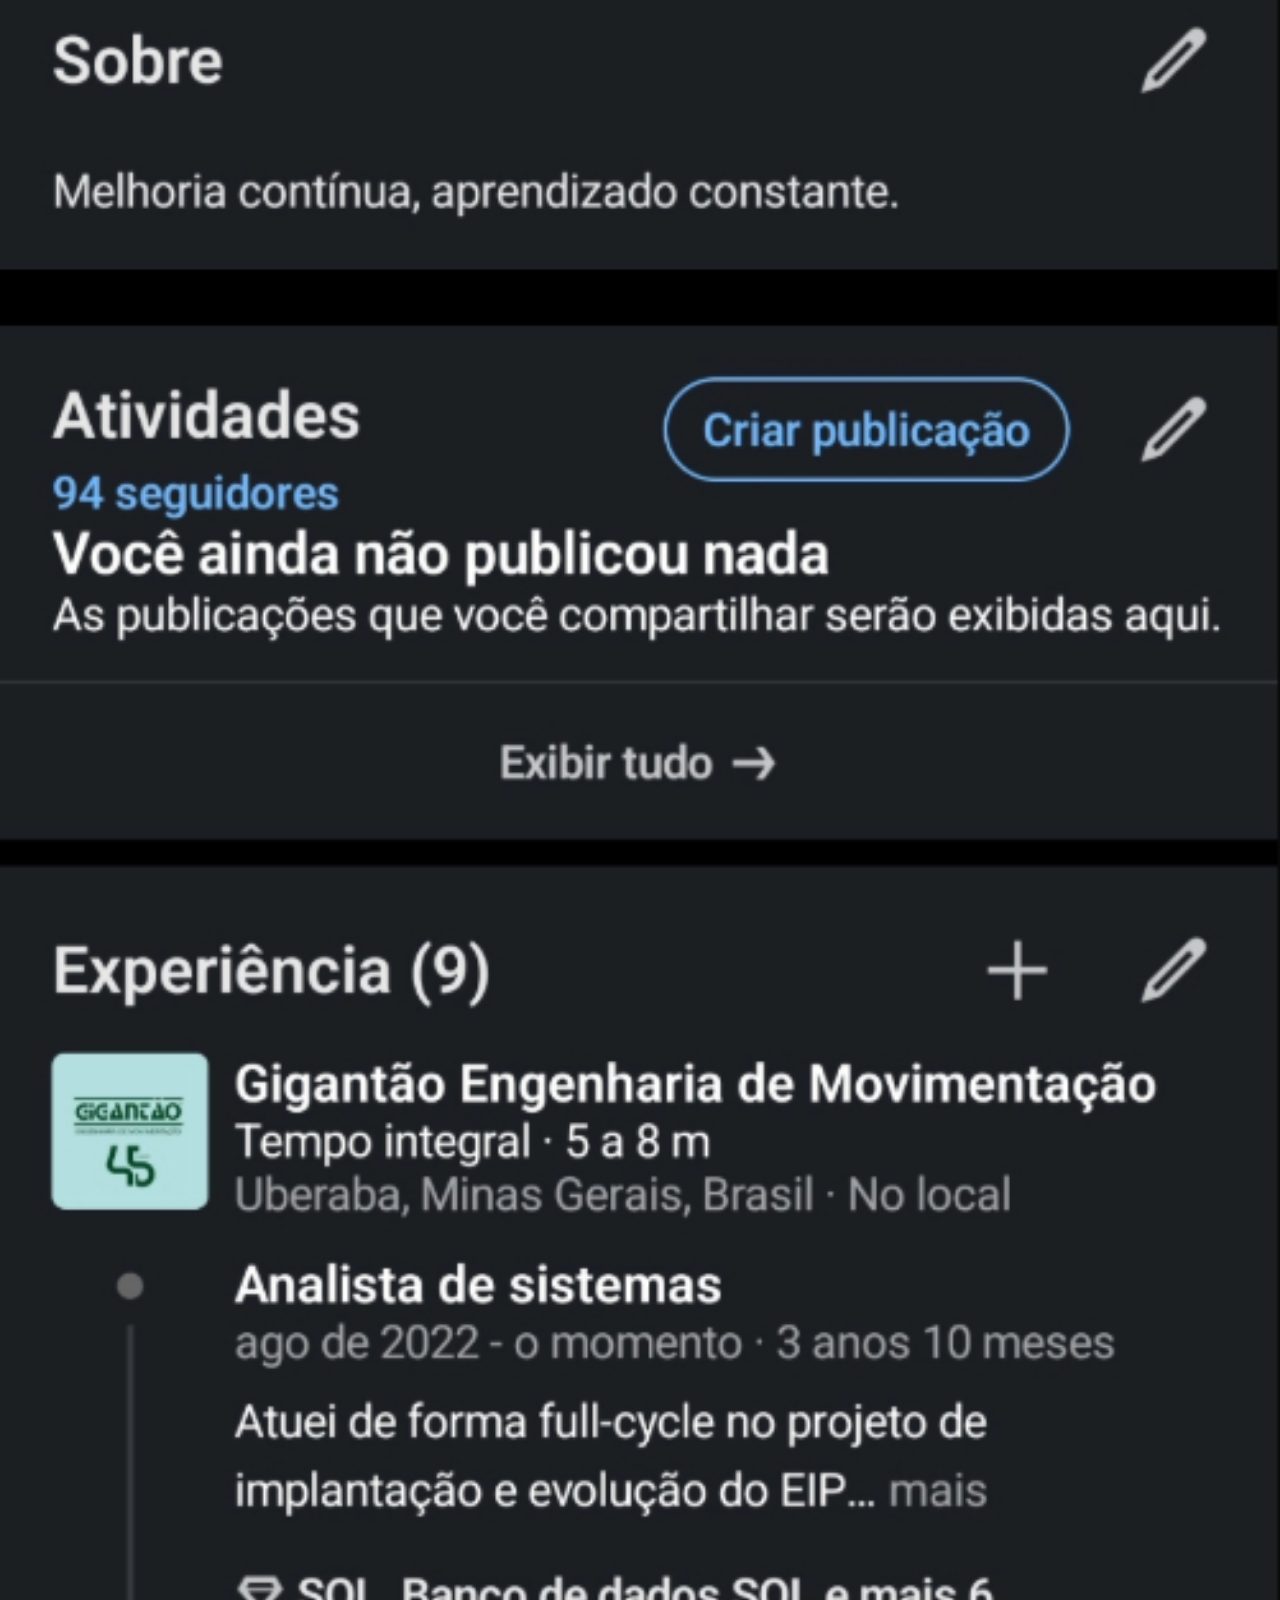
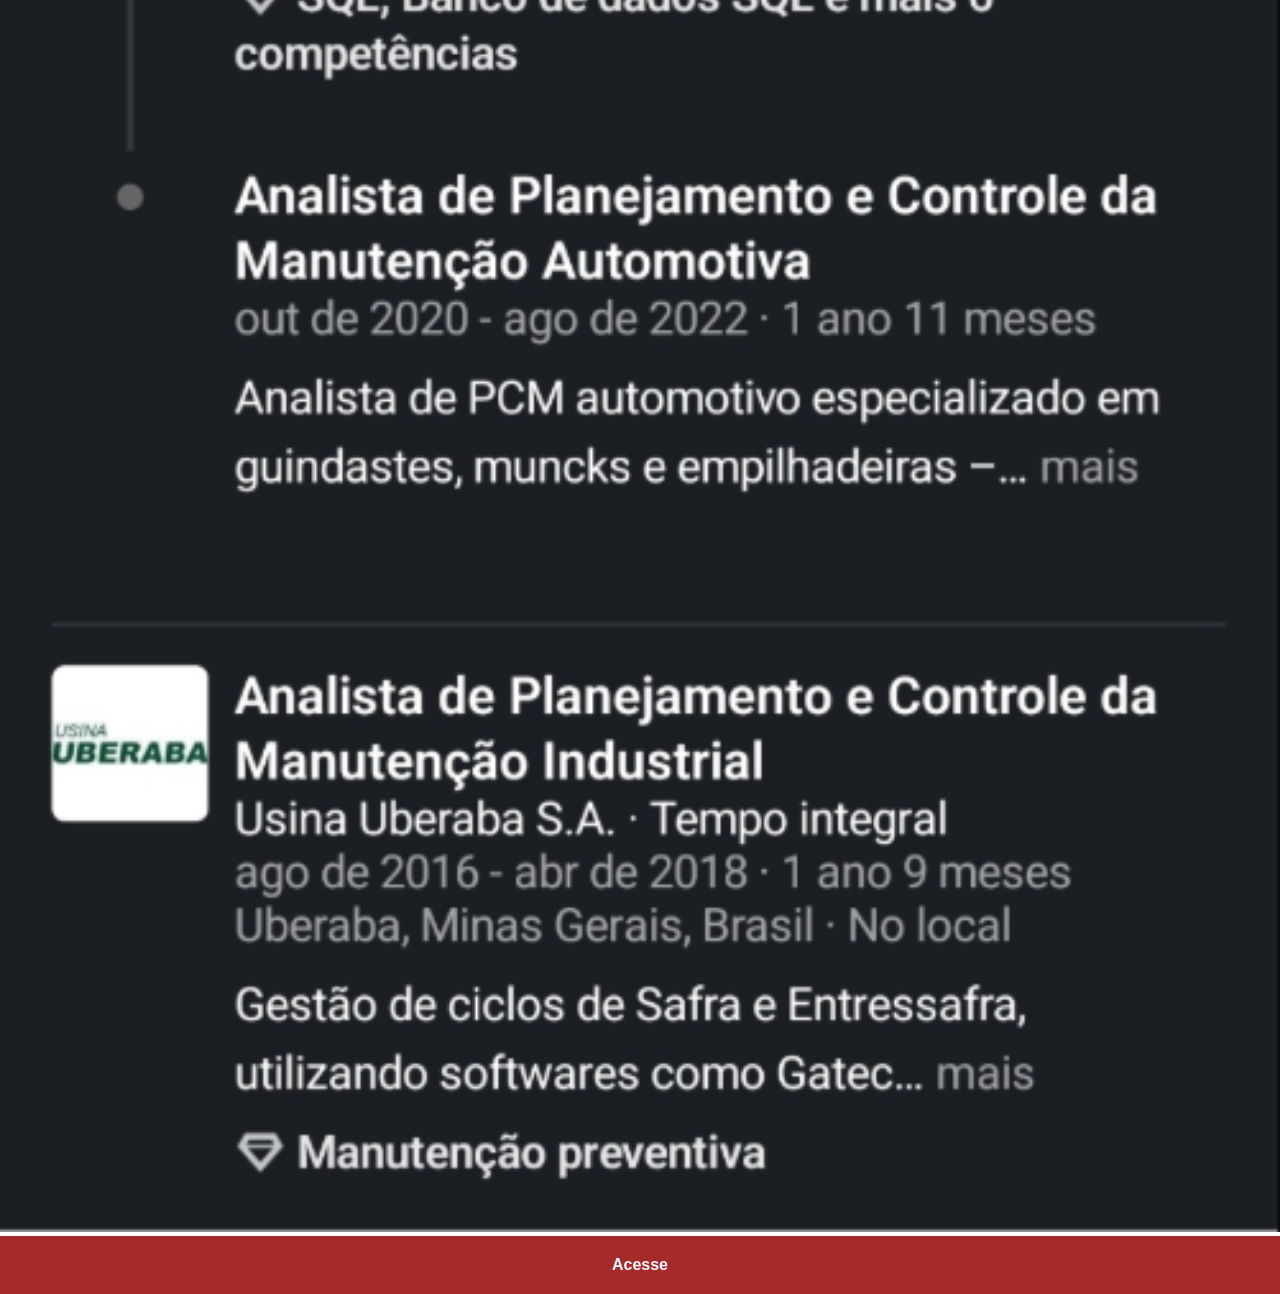
<file: pages/linkedin.html>
<!DOCTYPE html>
<html lang="pt-br">
<head>
    <meta charset="UTF-8">
    <meta name="viewport" content="width=device-width, initial-scale=1.0">
    <title>LinkedIn</title><link rel="stylesheet" href="../styles/social.css">
</head>
<body>
    <img src="../images/tela-linkedin.jpg" alt="LinkedIn">
    <a href="https://www.linkedin.com/in/guilhermerneto/" target="_blank">Acesse</a>
</body>
</html>
</file>
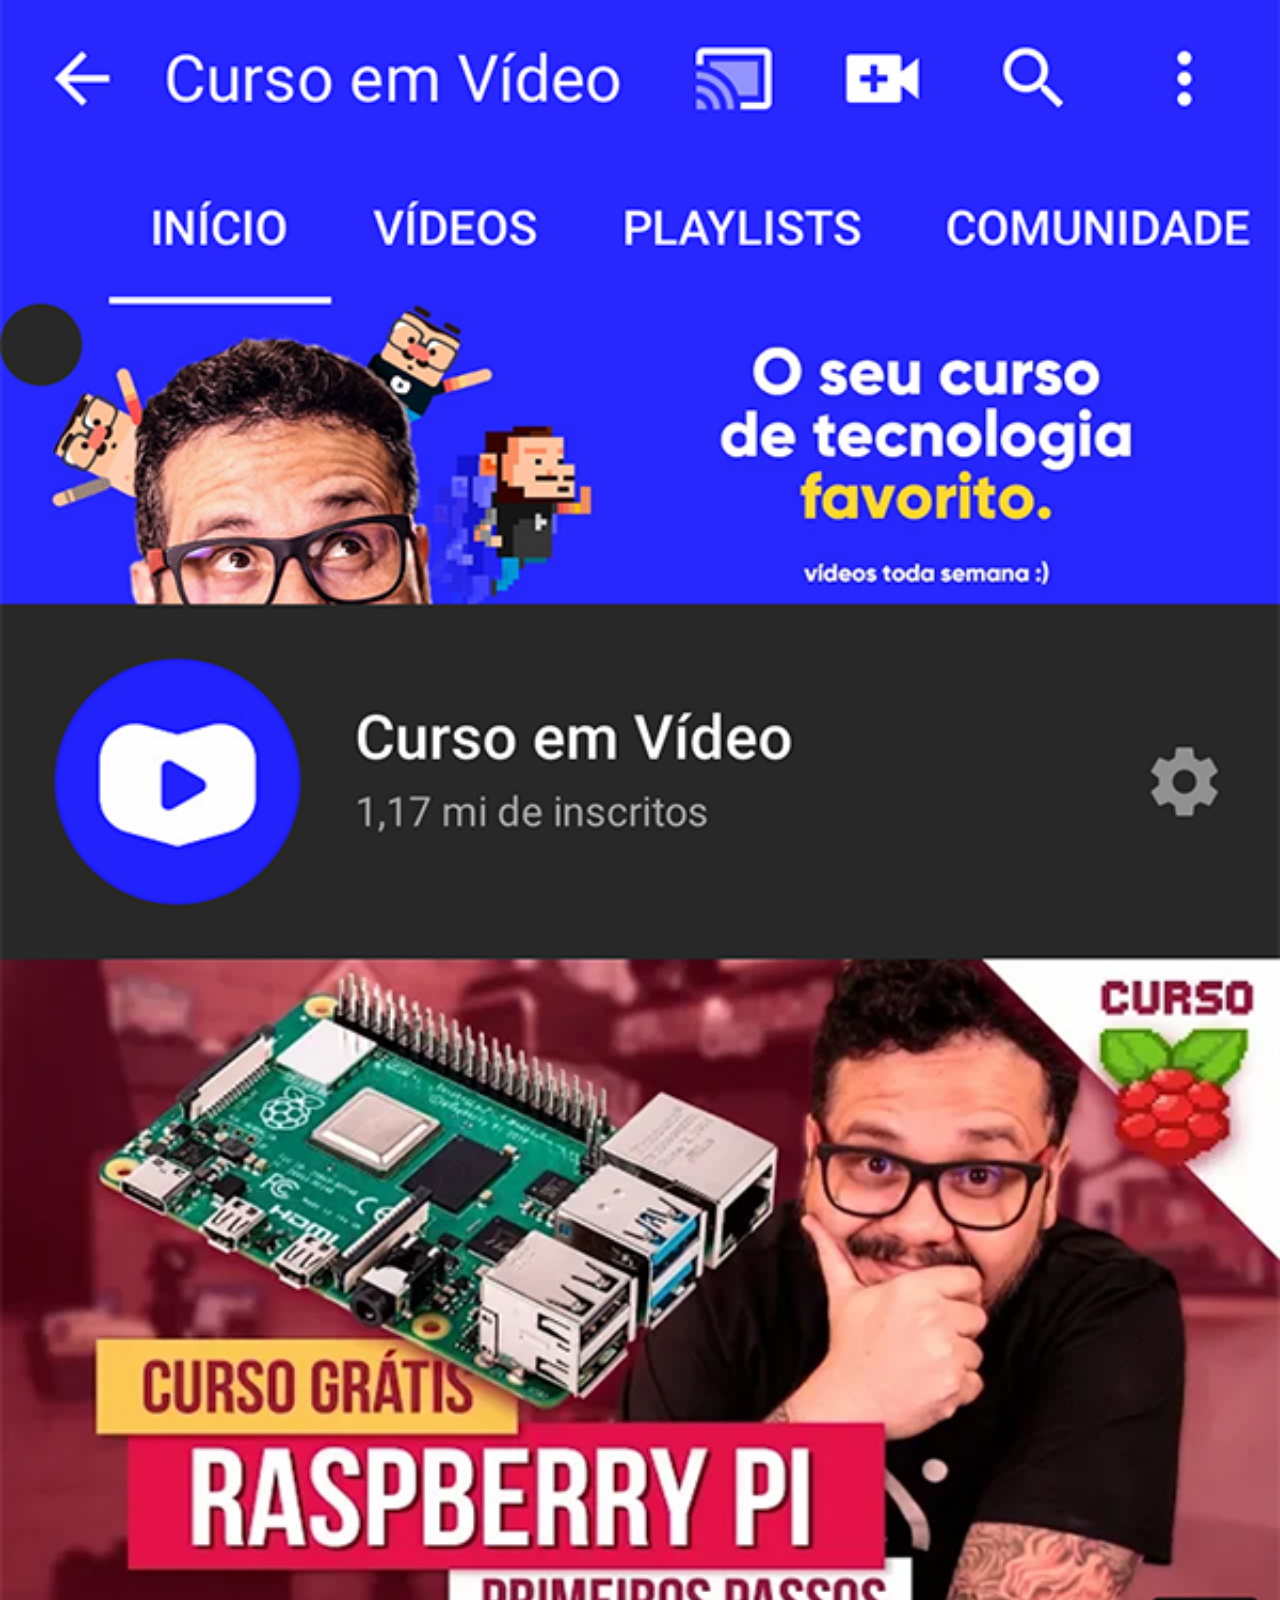
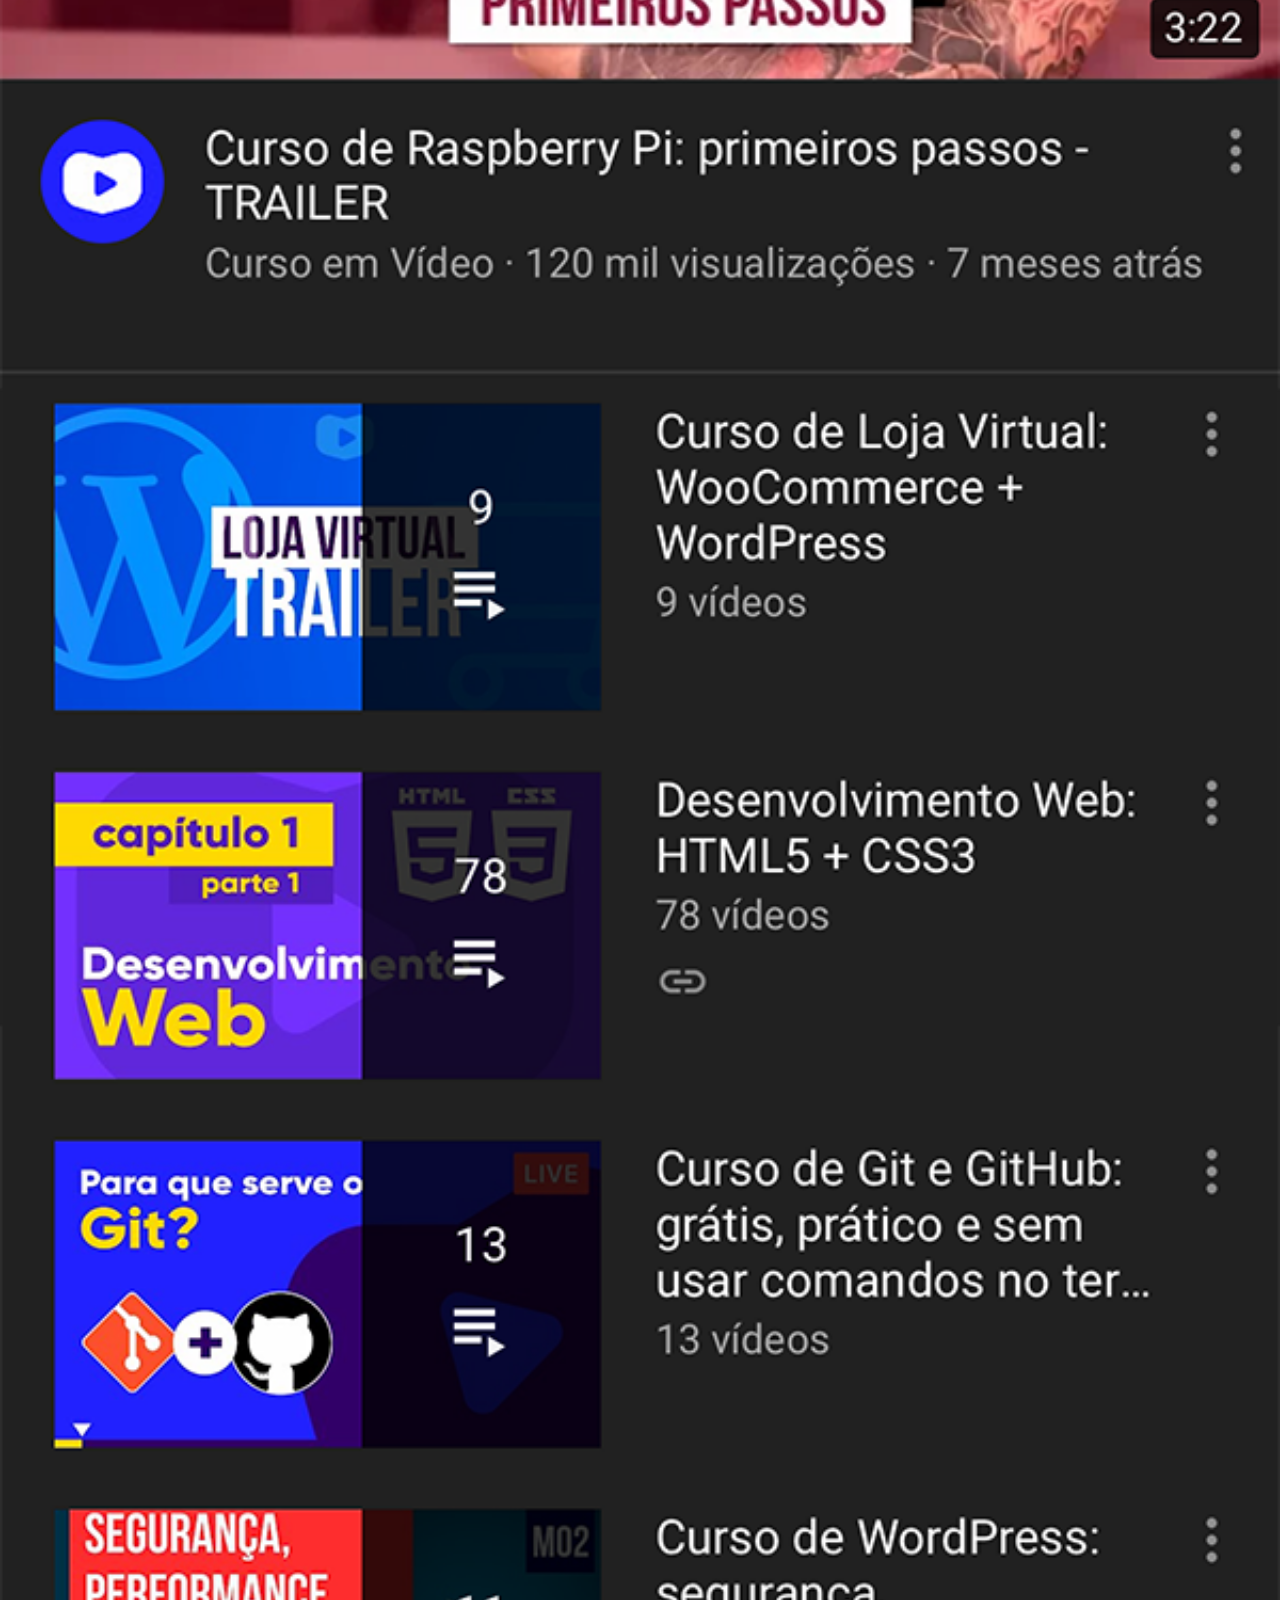
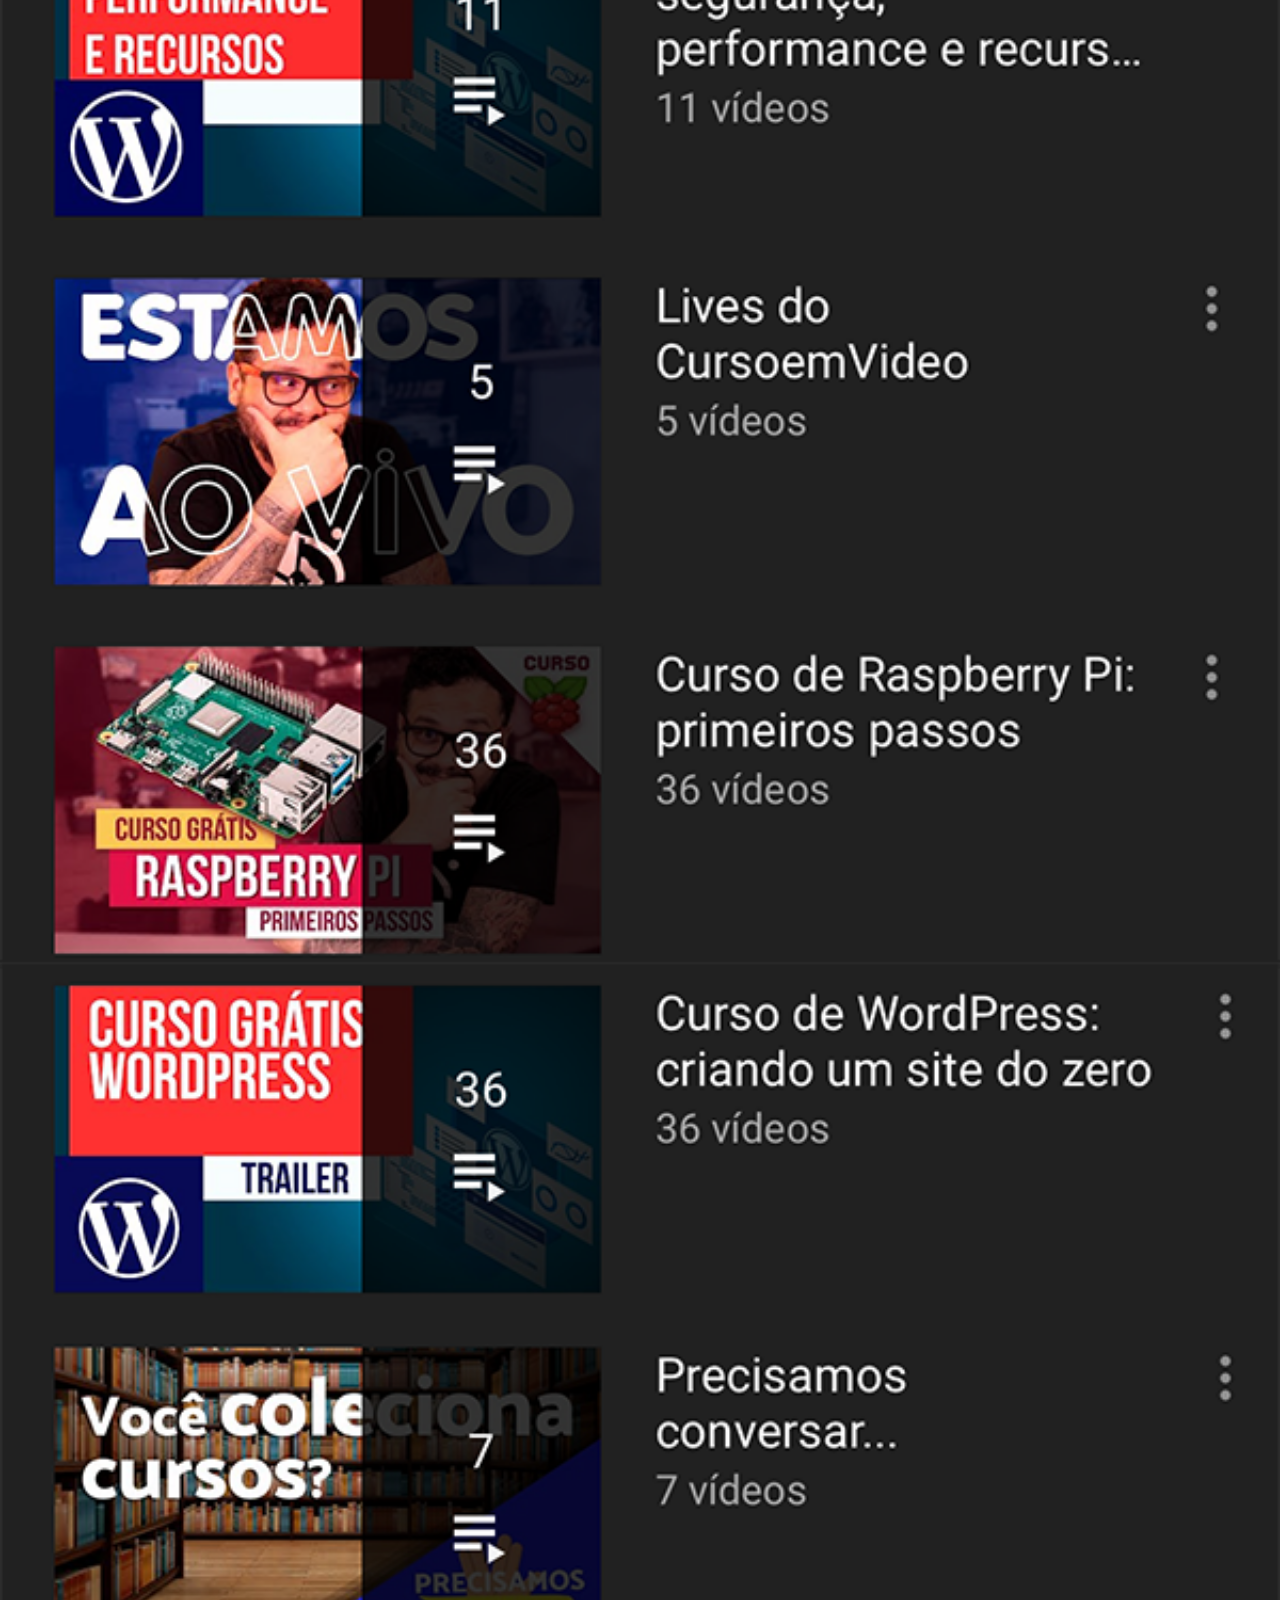
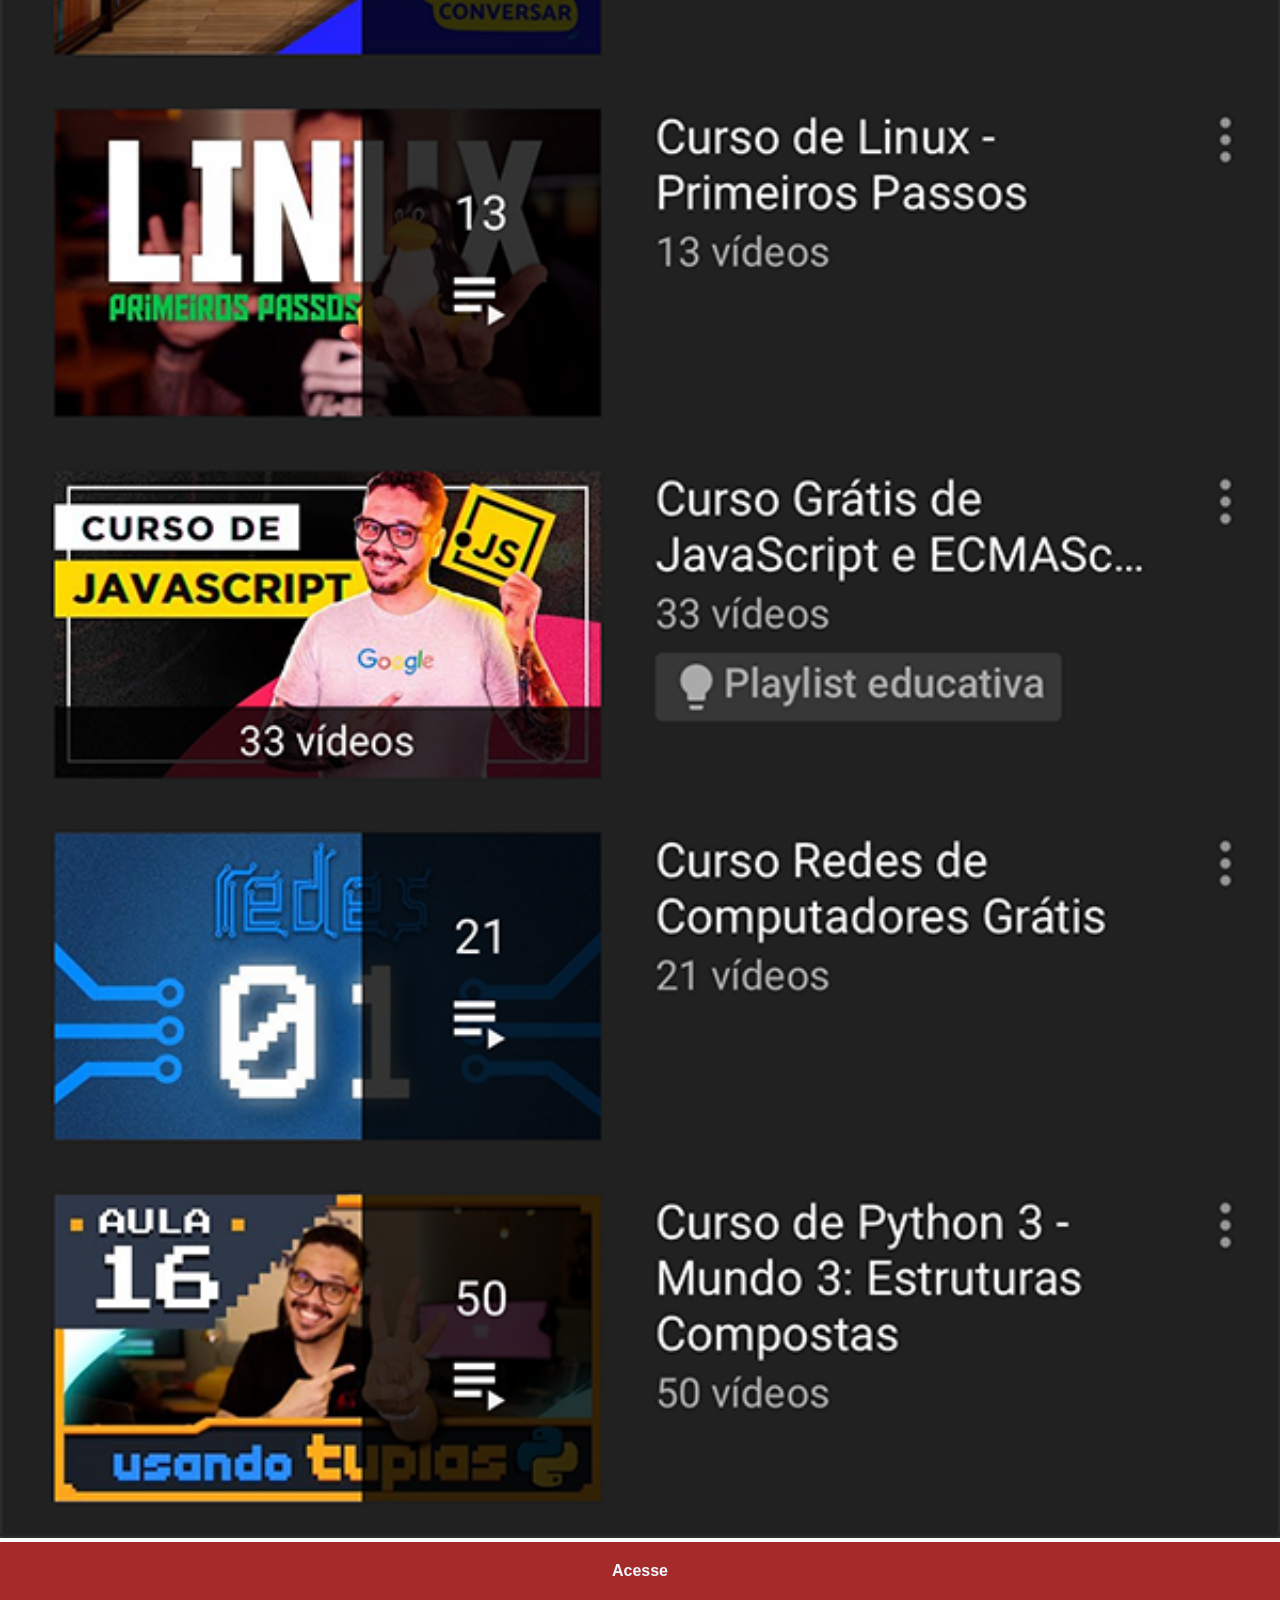
<file: pages/youtube.html>
<!DOCTYPE html>
<html lang="pt-br">
<head>
    <meta charset="UTF-8">
    <meta name="viewport" content="width=device-width, initial-scale=1.0">
    <title>YouTube</title>
    <link rel="stylesheet" href="../styles/social.css">
</head>
<body>
    <img src="../images/tela-youtube.png" alt="YouTube">
    <a href="https://www.youtube.com/@cursoemvideo/playlists" target="_blank">Acesse</a>
</body>
</html>
</file>
<file: styles/style.css>
@charset "UTF-8";

* {
    margin: 0px;
    padding: 0px;
    font-family: Arial, Helvetica, sans-serif;
} 
html, body {
    height: 100vh;
    width: 100vw;
    background-color: lightgray;
}

body {
    background: url('../images/fundo-madeira.jpg') no-repeat top center;
    background-size: cover;
    background-attachment: fixed;
}

main {
    position: relative;
    height: 100vh;
}

section#telefone {
    position: absolute;
    left: 50%;
    top: 50%;
    transform: translate(-50%, -50%);

    height: 627px;
    width: 310px;
    background: url('../images/frame-iphone.png') no-repeat;
}

iframe#tela {
    position: relative;
    top: 81px;
    left: 23px;
    width: 266PX;
    height: 469PX;
}

section#redes-sociais {
    text-align: right;
}

section#redes-sociais img {
    width: 50px;
    margin: 10px;
    border-radius: 50%;
    box-shadow: 2px 2px rgba( 0, 0, 0, 0.4);
    box-sizing: border-box;
}

section#redes-sociais img:hover {
    border: 2px solid rgba(245, 245, 245, 0.6);
    transform: translate(-5px, -5px);
    box-shadow: 5px 5px rgba(0, 0, 0, 0.50);
    transition: 0.4s, border 0.8s;
}
</file>
<file: styles/social.css>
@charset "UTF-8";

* {
    padding: 0px;
    margin: 0px;
    font-family: Arial, Helvetica, sans-serif;
}

::-webkit-scrollbar {
    width: 0px;
    height: 0px;
}

img {
    width: 100vw;

}

a {
    padding: 20px;
    text-align: center;
    font-weight: bold;
    color: aliceblue;
    text-decoration: none;
    display: block;
    background-color: brown;
}

a:hover {
    background-color: red;
}
</file>
